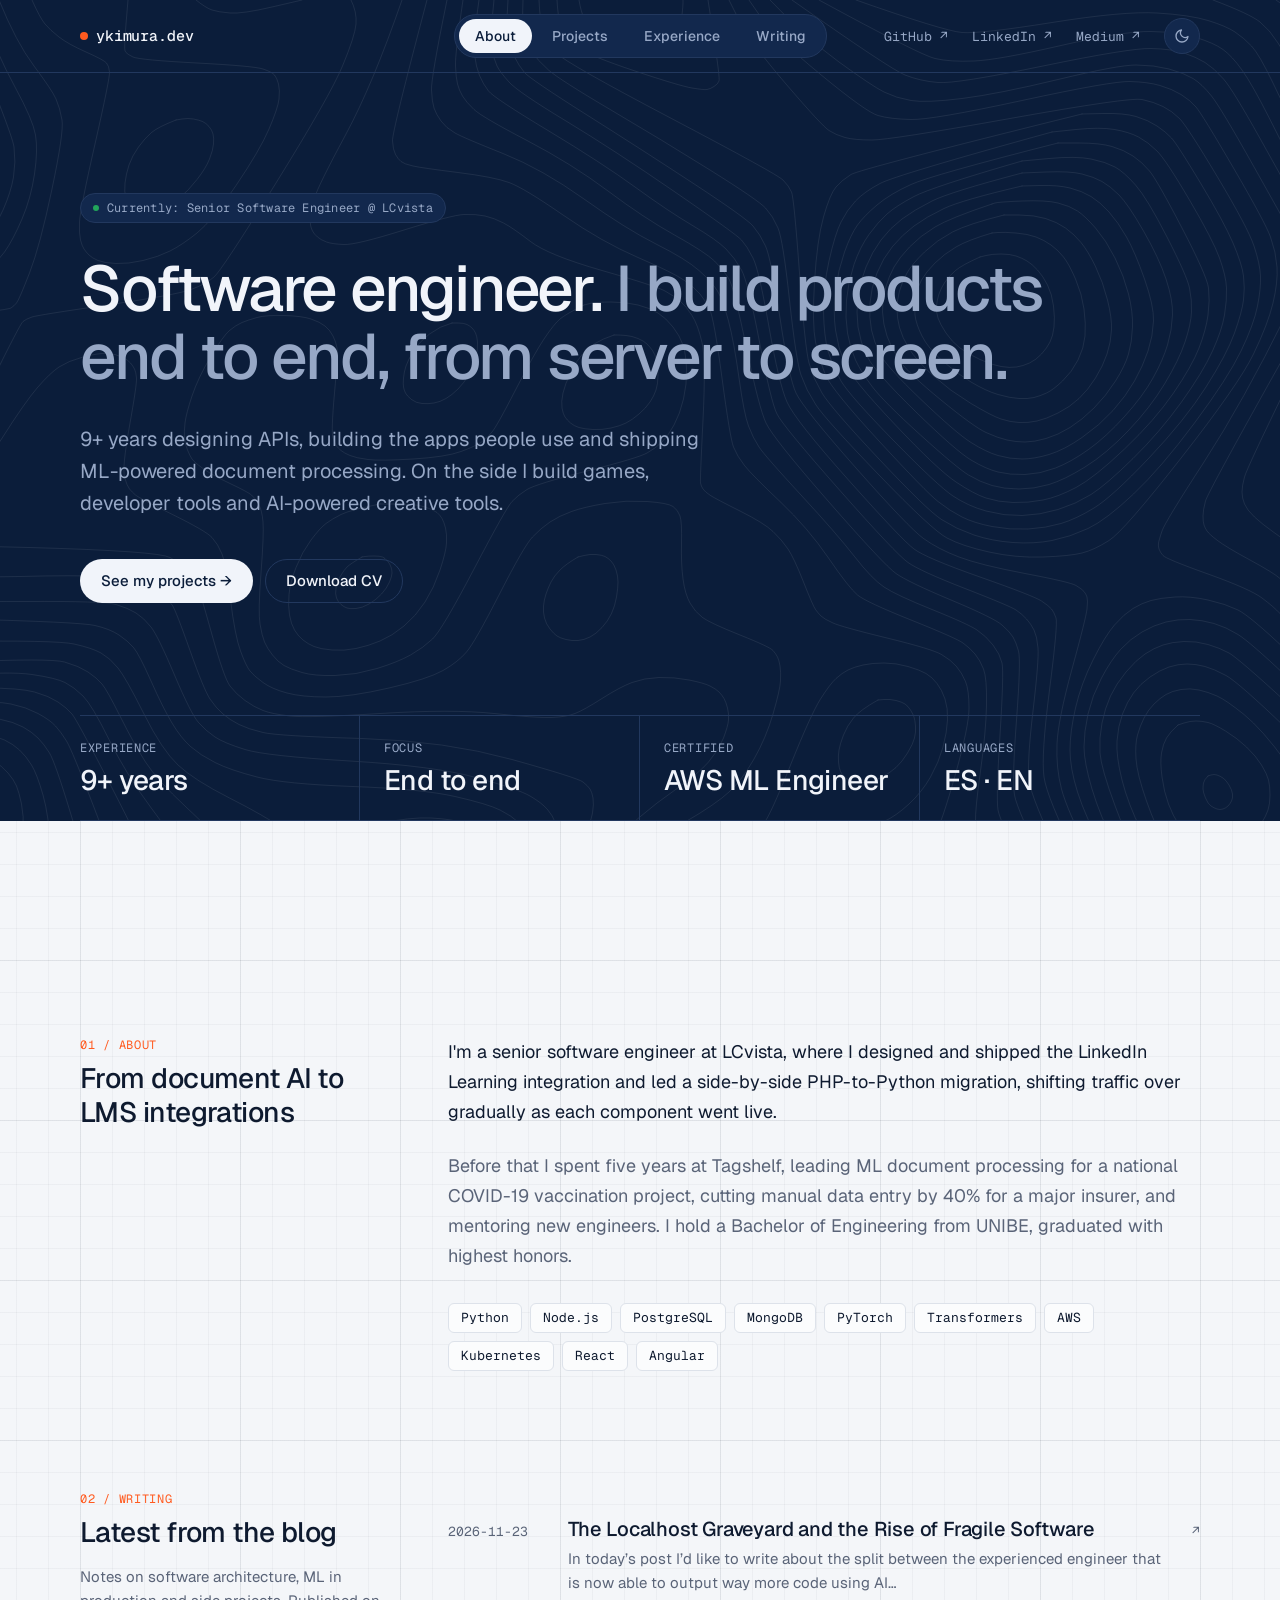
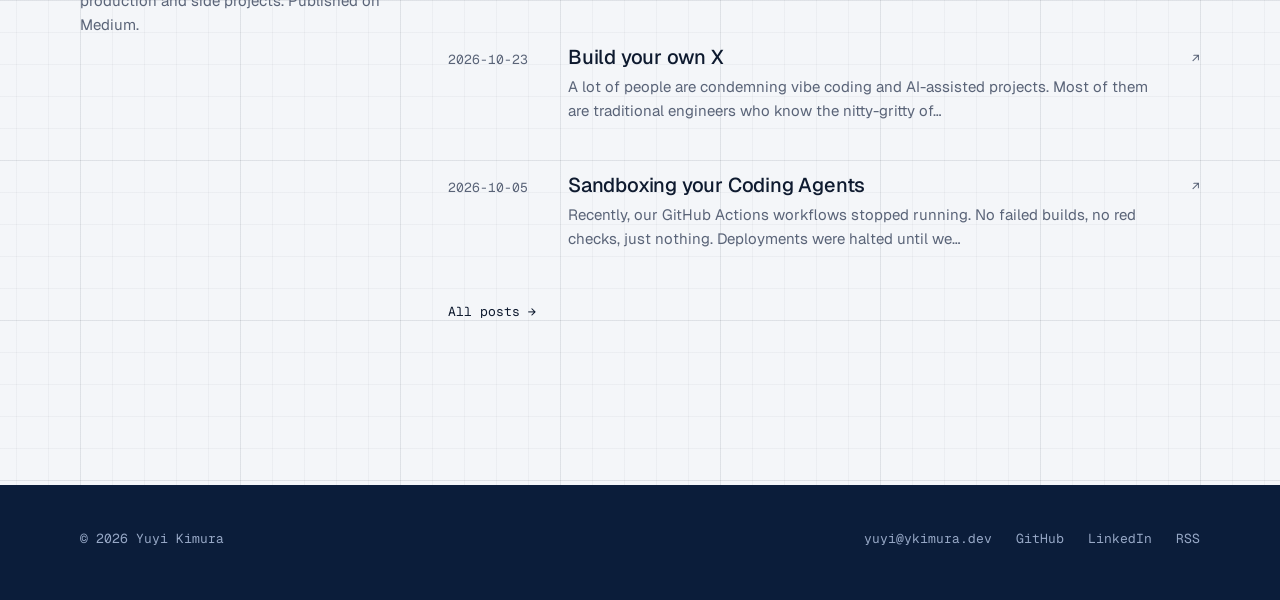
<file: index.html>
<!doctype html>
<html lang="en">
  <head>
    <meta charset="utf-8" />
    <meta name="viewport" content="width=device-width, initial-scale=1" />
    <title>Yuyi Kimura · Software engineer</title>
    <meta
      name="description"
      content="Yuyi Kimura, software engineer. 9+ years designing APIs, building apps and shipping ML-powered document processing."
    />
    <meta property="og:type" content="website" />
    <meta property="og:site_name" content="ykimura.dev" />
    <meta property="og:title" content="Yuyi Kimura · Software engineer" />
    <meta
      property="og:description"
      content="9+ years designing APIs, building apps and shipping ML-powered document processing."
    />
    <meta property="og:url" content="https://ykimura.dev/" />
    <link rel="icon" href="/favicon.svg" type="image/svg+xml" />
    <link rel="preconnect" href="https://fonts.googleapis.com" />
    <link rel="preconnect" href="https://fonts.gstatic.com" crossorigin />
    <link
      rel="stylesheet"
      href="https://fonts.googleapis.com/css2?family=Geist:wght@400;500&family=Geist+Mono:wght@400;500&display=swap"
    />
    <script>
      // Apply the theme chosen with the toggle (theme.js) before first paint; .js shows the toggle.
      document.documentElement.classList.add("js");
      try {
        const theme = localStorage.getItem("theme");
        if (theme === "light" || theme === "dark") document.documentElement.dataset.theme = theme;
      } catch {}
    </script>
    <link rel="stylesheet" href="/style.css" />
    <script src="/theme.js" defer></script>
  </head>
  <body>
    <header class="site-header band band-topo">
      <div class="container navbar">
        <a class="logo" href="/"><span class="dot" aria-hidden="true"></span>ykimura.dev</a>
        <nav aria-label="Main">
          <ul class="tabs">
            <li><a href="/" aria-current="page">About</a></li>
            <li><a href="/projects/">Projects</a></li>
            <li><a href="/experience/">Experience</a></li>
            <li><a href="/writing/">Writing</a></li>
          </ul>
        </nav>
        <div class="nav-end">
          <ul class="socials">
            <li>
              <a class="mono-link" href="https://github.com/ypk46"
                >GitHub <span aria-hidden="true">↗</span></a
              >
            </li>
            <li>
              <a class="mono-link" href="https://www.linkedin.com/in/ypk46/"
                >LinkedIn <span aria-hidden="true">↗</span></a
              >
            </li>
            <li>
              <a class="mono-link" href="https://medium.com/@yuyik46"
                >Medium <span aria-hidden="true">↗</span></a
              >
            </li>
          </ul>
          <button class="theme-toggle" type="button" aria-label="Dark theme" aria-pressed="false">
            <svg class="icon-moon" width="16" height="16" viewBox="0 0 24 24" fill="none" stroke="currentColor" stroke-width="2" stroke-linecap="round" stroke-linejoin="round" aria-hidden="true"><path d="M21 12.8A9 9 0 1 1 11.2 3a7 7 0 0 0 9.8 9.8z"/></svg>
            <svg class="icon-sun" width="16" height="16" viewBox="0 0 24 24" fill="none" stroke="currentColor" stroke-width="2" stroke-linecap="round" aria-hidden="true"><circle cx="12" cy="12" r="4"/><path d="M12 2v2M12 20v2M4.9 4.9l1.4 1.4M17.7 17.7l1.4 1.4M2 12h2M20 12h2M4.9 19.1l1.4-1.4M17.7 6.3l1.4-1.4"/></svg>
          </button>
        </div>
      </div>
      <script>
        // On narrow screens the tabs scroll inside their pill; keep the current one in view.
        for (const tab of document.querySelectorAll(".tabs [aria-current]")) {
          tab.closest(".tabs").scrollLeft =
            tab.offsetLeft + tab.offsetWidth - tab.closest(".tabs").clientWidth + 4;
        }
      </script>
    </header>

    <main>
      <div class="band band-topo band-intro">
        <div class="container">
          <section class="hero">
            <p class="pill">
              <span class="dot dot-live" aria-hidden="true"></span>Currently: Senior Software Engineer @
              LCvista
            </p>
            <h1 class="display">
              Software engineer.
              <span class="muted">I build products end to end, from server to screen.</span>
            </h1>
            <p class="intro">
              9+ years designing APIs, building the apps people use and shipping ML-powered document
              processing. On the side I build games, developer tools and AI-powered creative tools.
            </p>
            <div class="actions">
              <a class="button button-primary" href="/projects/">See my projects →</a>
              <a class="button button-secondary" href="/cv.pdf">Download CV</a>
            </div>
          </section>

          <dl class="stats">
            <div class="stat">
              <dt class="label">Experience</dt>
              <dd>9+ years</dd>
            </div>
            <div class="stat">
              <dt class="label">Focus</dt>
              <dd>End to end</dd>
            </div>
            <div class="stat">
              <dt class="label">Certified</dt>
              <dd>AWS ML Engineer</dd>
            </div>
            <div class="stat">
              <dt class="label">Languages</dt>
              <dd>ES · EN</dd>
            </div>
          </dl>
        </div>
      </div>

      <div class="container">
        <section class="section split" aria-labelledby="about-title">
          <div class="split-label">
            <p class="label label-accent">01 / About</p>
            <h2 class="section-title" id="about-title">From document AI to LMS integrations</h2>
          </div>
          <div class="about-body">
            <p>
              I'm a senior software engineer at LCvista, where I designed and shipped the LinkedIn
              Learning integration and led a side-by-side PHP-to-Python migration, shifting traffic
              over gradually as each component went live.
            </p>
            <p class="muted">
              Before that I spent five years at Tagshelf, leading ML document processing for a
              national COVID-19 vaccination project, cutting manual data entry by 40% for a major
              insurer, and mentoring new engineers. I hold a Bachelor of Engineering from UNIBE,
              graduated with highest honors.
            </p>
            <ul class="tags tags-stack" aria-label="Stack">
              <li>Python</li>
              <li>Node.js</li>
              <li>PostgreSQL</li>
              <li>MongoDB</li>
              <li>PyTorch</li>
              <li>Transformers</li>
              <li>AWS</li>
              <li>Kubernetes</li>
              <li>React</li>
              <li>Angular</li>
            </ul>
          </div>
        </section>

        <section class="section split" aria-labelledby="writing-title">
          <div class="split-label">
            <p class="label label-accent">02 / Writing</p>
            <h2 class="section-title" id="writing-title">Latest from the blog</h2>
            <p class="blurb">
              Notes on software architecture, ML in production and side projects. Published on Medium.
            </p>
          </div>
          <div class="posts-plain">
            <!-- Generated by scripts/medium.py; edits between these markers are overwritten. -->
            <!-- medium:start -->
            <ul class="posts">
              <li>
                <a class="post-row" href="https://medium.reversepitch.io/the-localhost-graveyard-and-the-rise-of-fragile-software-ab556cfaa099">
                  <time class="post-date" datetime="2026-11-23">2026-11-23</time>
                  <span class="post-body">
                    <span class="post-title">The Localhost Graveyard and the Rise of Fragile Software</span>
                    <span class="post-summary">In today’s post I’d like to write about the split between the experienced engineer that is now able to output way more code using AI…</span>
                  </span>
                  <span class="post-arrow" aria-hidden="true">↗</span>
                </a>
              </li>
              <li>
                <a class="post-row" href="https://medium.reversepitch.io/build-your-own-x-ac8075742ecf">
                  <time class="post-date" datetime="2026-10-23">2026-10-23</time>
                  <span class="post-body">
                    <span class="post-title">Build your own X</span>
                    <span class="post-summary">A lot of people are condemning vibe coding and AI-assisted projects. Most of them are traditional engineers who know the nitty-gritty of…</span>
                  </span>
                  <span class="post-arrow" aria-hidden="true">↗</span>
                </a>
              </li>
              <li>
                <a class="post-row" href="https://medium.reversepitch.io/sandboxing-your-coding-agents-d793b4cce504">
                  <time class="post-date" datetime="2026-10-05">2026-10-05</time>
                  <span class="post-body">
                    <span class="post-title">Sandboxing your Coding Agents</span>
                    <span class="post-summary">Recently, our GitHub Actions workflows stopped running. No failed builds, no red checks, just nothing. Deployments were halted until we…</span>
                  </span>
                  <span class="post-arrow" aria-hidden="true">↗</span>
                </a>
              </li>
            </ul>
            <!-- medium:end -->
            <a class="posts-more mono-link mono-link-ink" href="/writing/">All posts →</a>
          </div>
        </section>
      </div>
    </main>

    <div class="band band-footer">
      <footer class="container site-footer">
        <p class="mono-link">© 2026 Yuyi Kimura</p>
        <ul class="footer-links">
          <li><a class="mono-link" href="mailto:yuyi@ykimura.dev">yuyi@ykimura.dev</a></li>
          <li><a class="mono-link" href="https://github.com/ypk46">GitHub</a></li>
          <li><a class="mono-link" href="https://www.linkedin.com/in/ypk46/">LinkedIn</a></li>
          <li><a class="mono-link" href="https://medium.com/feed/@yuyik46">RSS</a></li>
        </ul>
      </footer>
    </div>
  </body>
</html>
</file>
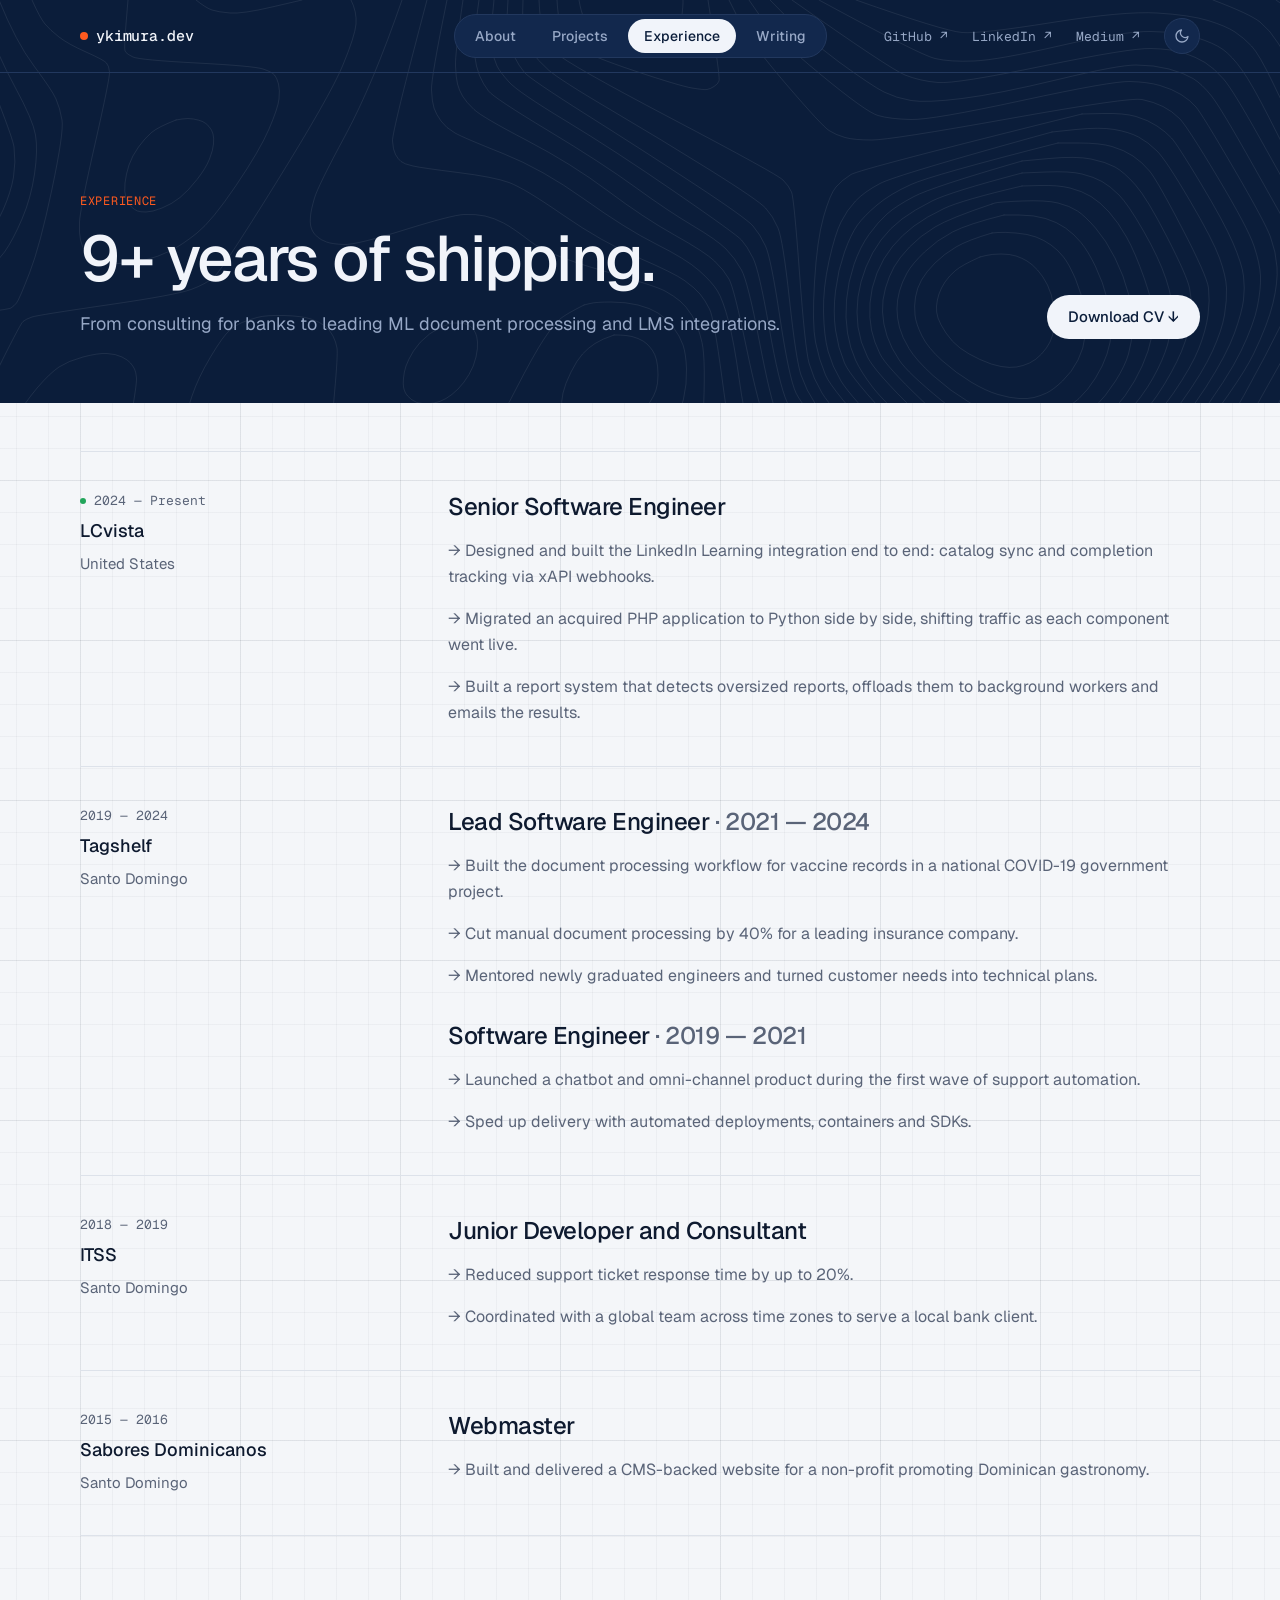
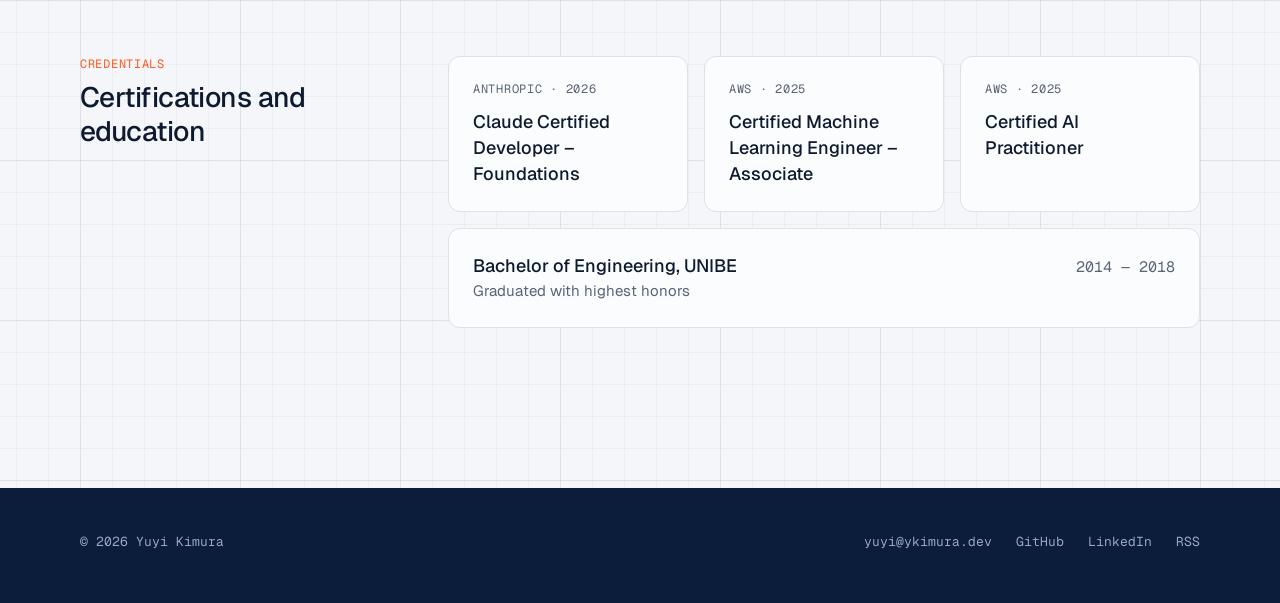
<file: experience/index.html>
<!doctype html>
<html lang="en">
  <head>
    <meta charset="utf-8" />
    <meta name="viewport" content="width=device-width, initial-scale=1" />
    <title>Experience · Yuyi Kimura</title>
    <meta
      name="description"
      content="Yuyi Kimura's experience: from consulting for banks to leading ML document processing and LMS integrations."
    />
    <meta property="og:type" content="website" />
    <meta property="og:site_name" content="ykimura.dev" />
    <meta property="og:title" content="Experience · Yuyi Kimura" />
    <meta
      property="og:description"
      content="9+ years of shipping: from consulting for banks to leading ML document processing and LMS integrations."
    />
    <meta property="og:url" content="https://ykimura.dev/experience/" />
    <link rel="icon" href="/favicon.svg" type="image/svg+xml" />
    <link rel="preconnect" href="https://fonts.googleapis.com" />
    <link rel="preconnect" href="https://fonts.gstatic.com" crossorigin />
    <link
      rel="stylesheet"
      href="https://fonts.googleapis.com/css2?family=Geist:wght@400;500&family=Geist+Mono:wght@400;500&display=swap"
    />
    <script>
      // Apply the theme chosen with the toggle (theme.js) before first paint; .js shows the toggle.
      document.documentElement.classList.add("js");
      try {
        const theme = localStorage.getItem("theme");
        if (theme === "light" || theme === "dark") document.documentElement.dataset.theme = theme;
      } catch {}
    </script>
    <link rel="stylesheet" href="/style.css" />
    <script src="/theme.js" defer></script>
  </head>
  <body>
    <header class="site-header band band-topo">
      <div class="container navbar">
        <a class="logo" href="/"><span class="dot" aria-hidden="true"></span>ykimura.dev</a>
        <nav aria-label="Main">
          <ul class="tabs">
            <li><a href="/">About</a></li>
            <li><a href="/projects/">Projects</a></li>
            <li><a href="/experience/" aria-current="page">Experience</a></li>
            <li><a href="/writing/">Writing</a></li>
          </ul>
        </nav>
        <div class="nav-end">
          <ul class="socials">
            <li><a class="mono-link" href="https://github.com/ypk46">GitHub <span aria-hidden="true">↗</span></a></li>
            <li><a class="mono-link" href="https://www.linkedin.com/in/ypk46/">LinkedIn <span aria-hidden="true">↗</span></a></li>
            <li><a class="mono-link" href="https://medium.com/@yuyik46">Medium <span aria-hidden="true">↗</span></a></li>
          </ul>
          <button class="theme-toggle" type="button" aria-label="Dark theme" aria-pressed="false">
            <svg class="icon-moon" width="16" height="16" viewBox="0 0 24 24" fill="none" stroke="currentColor" stroke-width="2" stroke-linecap="round" stroke-linejoin="round" aria-hidden="true"><path d="M21 12.8A9 9 0 1 1 11.2 3a7 7 0 0 0 9.8 9.8z"/></svg>
            <svg class="icon-sun" width="16" height="16" viewBox="0 0 24 24" fill="none" stroke="currentColor" stroke-width="2" stroke-linecap="round" aria-hidden="true"><circle cx="12" cy="12" r="4"/><path d="M12 2v2M12 20v2M4.9 4.9l1.4 1.4M17.7 17.7l1.4 1.4M2 12h2M20 12h2M4.9 19.1l1.4-1.4M17.7 6.3l1.4-1.4"/></svg>
          </button>
        </div>
      </div>
      <script>
        // On narrow screens the tabs scroll inside their pill; keep the current one in view.
        for (const tab of document.querySelectorAll(".tabs [aria-current]")) {
          tab.closest(".tabs").scrollLeft = tab.offsetLeft + tab.offsetWidth - tab.closest(".tabs").clientWidth + 4;
        }
      </script>
    </header>

    <main>
      <div class="band band-topo band-intro">
        <div class="container">
          <header class="page-header">
            <div class="page-header-text">
              <p class="label label-accent">Experience</p>
              <h1 class="display">9+ years of shipping.</h1>
              <p class="lead">From consulting for banks to leading ML document processing and LMS integrations.</p>
            </div>
            <a class="button button-primary" href="/cv.pdf">Download CV ↓</a>
          </header>
        </div>
      </div>

      <div class="container page-body-tight">
        <ol class="timeline">
          <li>
            <article class="role split">
              <div class="role-meta">
                <p class="role-dates">
                  <span class="dot dot-live" aria-hidden="true"></span>
                  <span><time datetime="2024">2024</time> — Present</span>
                </p>
                <h2 class="role-company">LCvista</h2>
                <p class="role-location">United States</p>
              </div>
              <div class="role-body">
                <h3 class="role-title">Senior Software Engineer</h3>
                <ul class="highlights">
                  <li>
                    Designed and built the LinkedIn Learning integration end to end: catalog sync and completion
                    tracking via xAPI webhooks.
                  </li>
                  <li>
                    Migrated an acquired PHP application to Python side by side, shifting traffic as each component
                    went live.
                  </li>
                  <li>
                    Built a report system that detects oversized reports, offloads them to background workers and
                    emails the results.
                  </li>
                </ul>
              </div>
            </article>
          </li>

          <li>
            <article class="role split">
              <div class="role-meta">
                <p class="role-dates"><span><time datetime="2019">2019</time> — <time datetime="2024">2024</time></span></p>
                <h2 class="role-company">Tagshelf</h2>
                <p class="role-location">Santo Domingo</p>
              </div>
              <div class="role-body">
                <h3 class="role-title">
                  Lead Software Engineer
                  <span class="muted">· <time datetime="2021">2021</time> — <time datetime="2024">2024</time></span>
                </h3>
                <ul class="highlights">
                  <li>
                    Built the document processing workflow for vaccine records in a national COVID-19 government
                    project.
                  </li>
                  <li>Cut manual document processing by 40% for a leading insurance company.</li>
                  <li>Mentored newly graduated engineers and turned customer needs into technical plans.</li>
                </ul>
                <h3 class="role-title">
                  Software Engineer
                  <span class="muted">· <time datetime="2019">2019</time> — <time datetime="2021">2021</time></span>
                </h3>
                <ul class="highlights">
                  <li>Launched a chatbot and omni-channel product during the first wave of support automation.</li>
                  <li>Sped up delivery with automated deployments, containers and SDKs.</li>
                </ul>
              </div>
            </article>
          </li>

          <li>
            <article class="role split">
              <div class="role-meta">
                <p class="role-dates"><span><time datetime="2018">2018</time> — <time datetime="2019">2019</time></span></p>
                <h2 class="role-company">ITSS</h2>
                <p class="role-location">Santo Domingo</p>
              </div>
              <div class="role-body">
                <h3 class="role-title">Junior Developer and Consultant</h3>
                <ul class="highlights">
                  <li>Reduced support ticket response time by up to 20%.</li>
                  <li>Coordinated with a global team across time zones to serve a local bank client.</li>
                </ul>
              </div>
            </article>
          </li>

          <li>
            <article class="role split">
              <div class="role-meta">
                <p class="role-dates"><span><time datetime="2015">2015</time> — <time datetime="2016">2016</time></span></p>
                <h2 class="role-company">Sabores Dominicanos</h2>
                <p class="role-location">Santo Domingo</p>
              </div>
              <div class="role-body">
                <h3 class="role-title">Webmaster</h3>
                <ul class="highlights">
                  <li>Built and delivered a CMS-backed website for a non-profit promoting Dominican gastronomy.</li>
                </ul>
              </div>
            </article>
          </li>
        </ol>

        <section class="section split" aria-labelledby="credentials-title">
          <div class="split-label">
            <p class="label label-accent">Credentials</p>
            <h2 class="section-title" id="credentials-title">Certifications and education</h2>
          </div>
          <div class="cards">
            <ul class="cert-grid">
              <li class="card cert">
                <p class="label">Anthropic · <time datetime="2026">2026</time></p>
                <h3>Claude Certified Developer – Foundations</h3>
              </li>
              <li class="card cert">
                <p class="label">AWS · <time datetime="2025">2025</time></p>
                <h3>Certified Machine Learning Engineer – Associate</h3>
              </li>
              <li class="card cert">
                <p class="label">AWS · <time datetime="2025">2025</time></p>
                <h3>Certified AI Practitioner</h3>
              </li>
            </ul>
            <div class="card education">
              <div>
                <h3>Bachelor of Engineering, UNIBE</h3>
                <p>Graduated with highest honors</p>
              </div>
              <p class="mono-link"><time datetime="2014">2014</time> — <time datetime="2018">2018</time></p>
            </div>
          </div>
        </section>
      </div>
    </main>

    <div class="band band-footer">
      <footer class="container site-footer">
        <p class="mono-link">© 2026 Yuyi Kimura</p>
        <ul class="footer-links">
          <li><a class="mono-link" href="mailto:yuyi@ykimura.dev">yuyi@ykimura.dev</a></li>
          <li><a class="mono-link" href="https://github.com/ypk46">GitHub</a></li>
          <li><a class="mono-link" href="https://www.linkedin.com/in/ypk46/">LinkedIn</a></li>
          <li><a class="mono-link" href="https://medium.com/feed/@yuyik46">RSS</a></li>
        </ul>
      </footer>
    </div>
  </body>
</html>
</file>
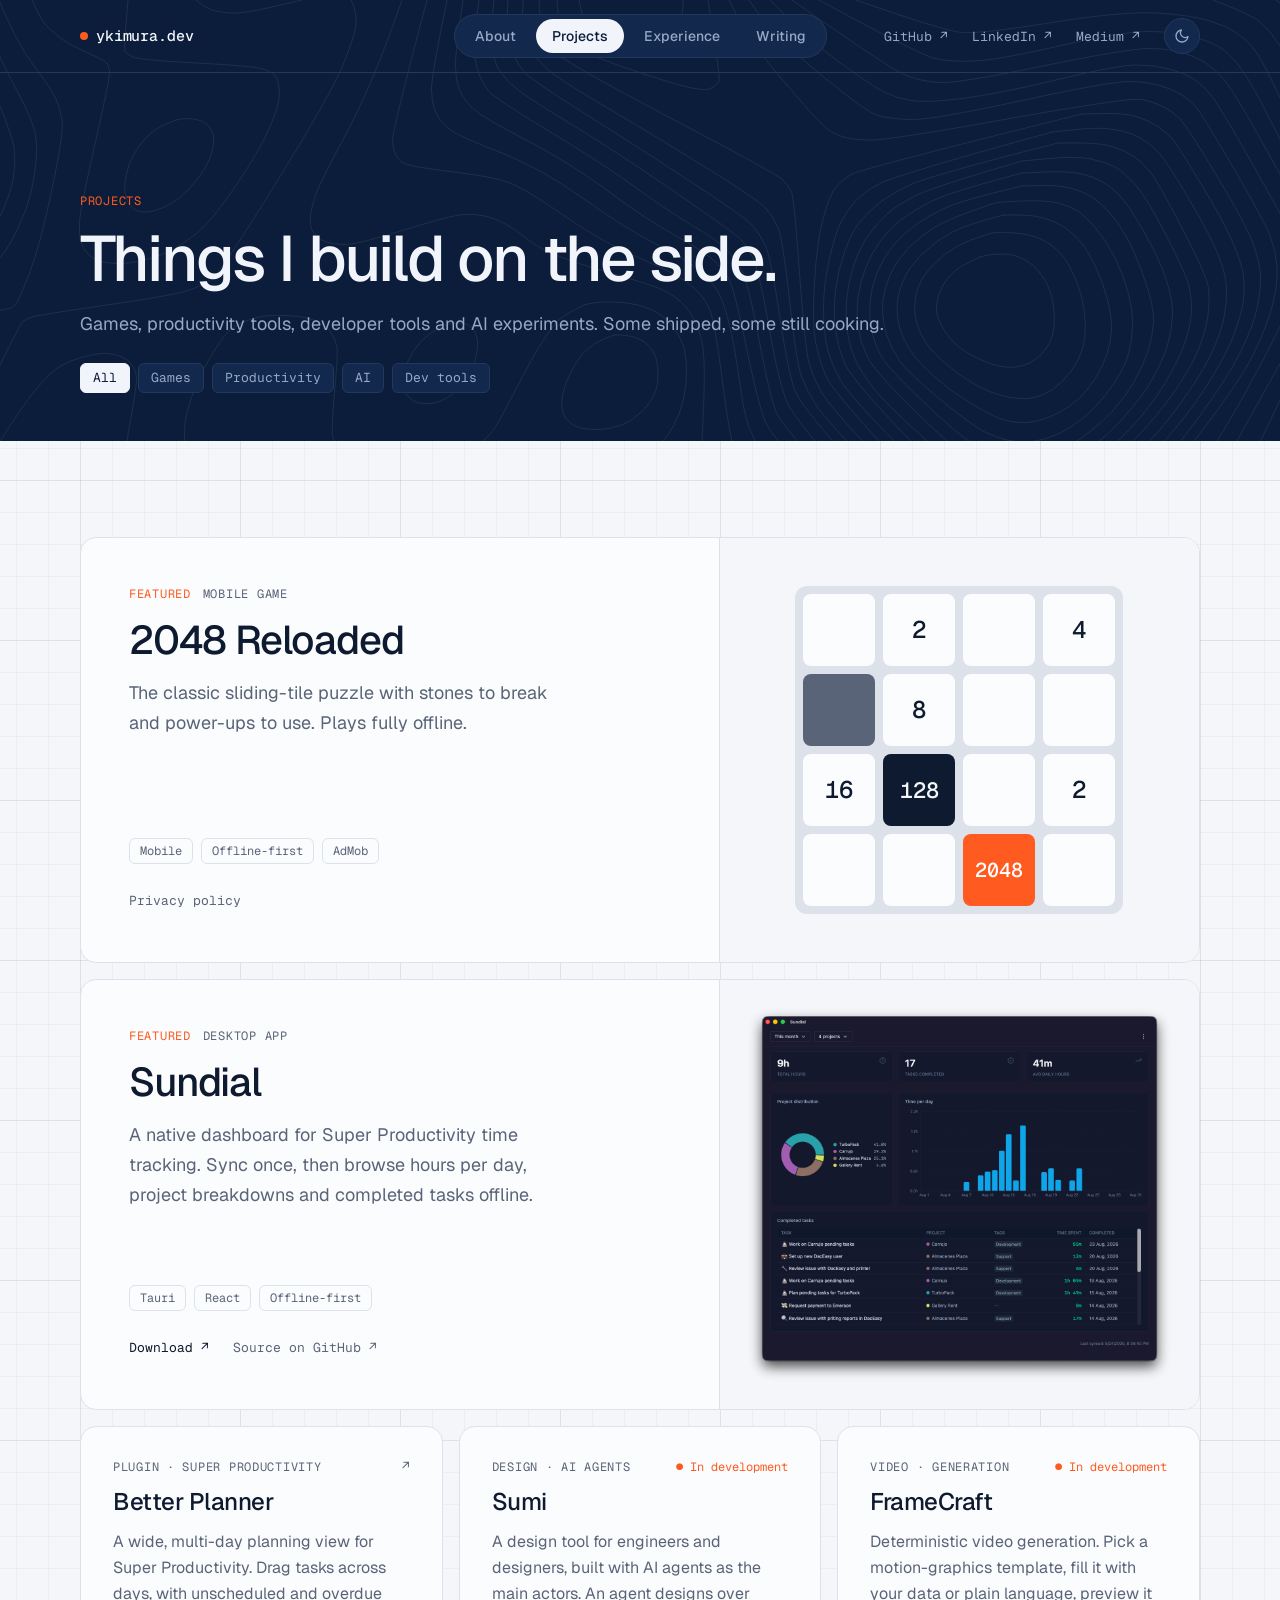
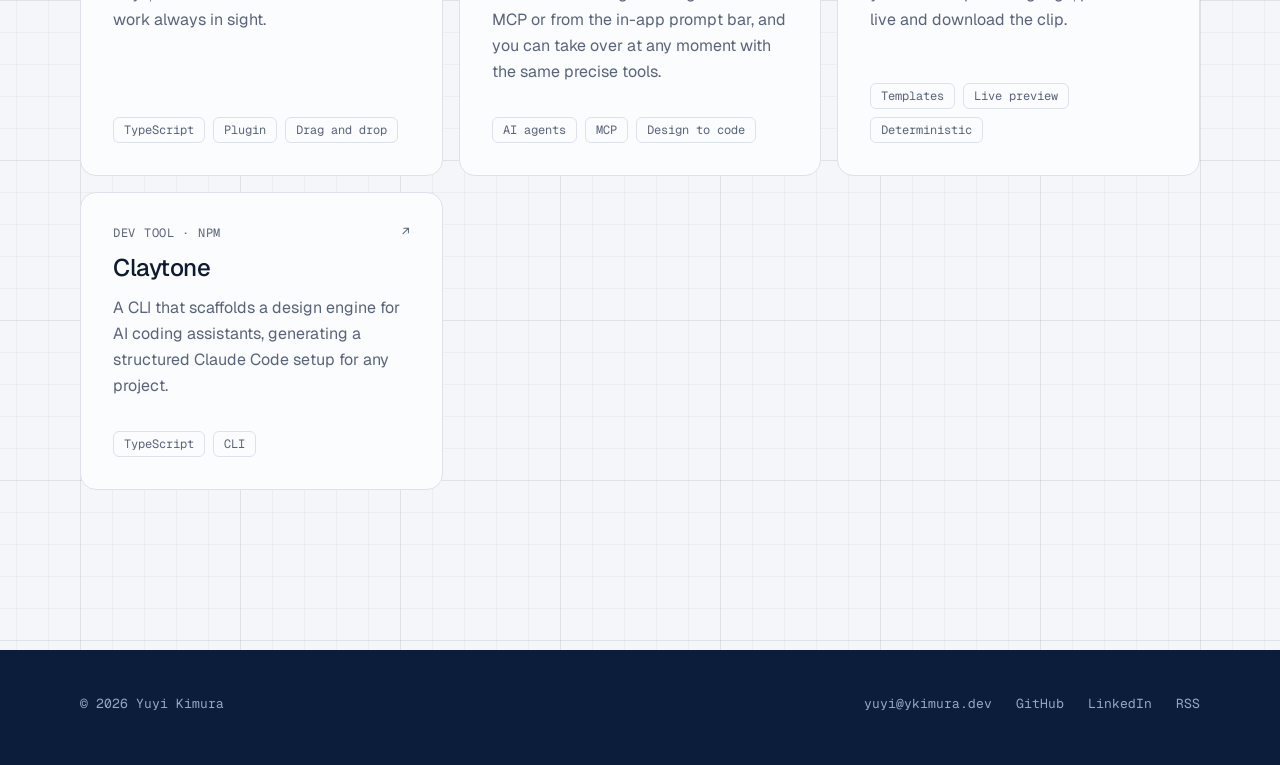
<file: projects/index.html>
<!doctype html>
<html lang="en">
  <head>
    <meta charset="utf-8" />
    <meta name="viewport" content="width=device-width, initial-scale=1" />
    <title>Projects · Yuyi Kimura</title>
    <meta
      name="description"
      content="Games, productivity tools, developer tools and AI experiments by Yuyi Kimura: 2048 Reloaded, Sundial, Better Planner, Sumi, FrameCraft and Claytone."
    />
    <meta property="og:type" content="website" />
    <meta property="og:site_name" content="ykimura.dev" />
    <meta property="og:title" content="Projects · Yuyi Kimura" />
    <meta
      property="og:description"
      content="Games, productivity tools, developer tools and AI experiments. Some shipped, some still cooking."
    />
    <meta property="og:url" content="https://ykimura.dev/projects/" />
    <link rel="icon" href="/favicon.svg" type="image/svg+xml" />
    <link rel="preconnect" href="https://fonts.googleapis.com" />
    <link rel="preconnect" href="https://fonts.gstatic.com" crossorigin />
    <link
      rel="stylesheet"
      href="https://fonts.googleapis.com/css2?family=Geist:wght@400;500&family=Geist+Mono:wght@400;500&display=swap"
    />
    <script>
      // Apply the theme chosen with the toggle (theme.js) before first paint; .js shows the toggle.
      document.documentElement.classList.add("js");
      try {
        const theme = localStorage.getItem("theme");
        if (theme === "light" || theme === "dark") document.documentElement.dataset.theme = theme;
      } catch {}
    </script>
    <link rel="stylesheet" href="/style.css" />
    <script src="/theme.js" defer></script>
    <script src="/projects/projects.js" defer></script>
  </head>
  <body>
    <header class="site-header band band-topo">
      <div class="container navbar">
        <a class="logo" href="/"><span class="dot" aria-hidden="true"></span>ykimura.dev</a>
        <nav aria-label="Main">
          <ul class="tabs">
            <li><a href="/">About</a></li>
            <li><a href="/projects/" aria-current="page">Projects</a></li>
            <li><a href="/experience/">Experience</a></li>
            <li><a href="/writing/">Writing</a></li>
          </ul>
        </nav>
        <div class="nav-end">
          <ul class="socials">
            <li>
              <a class="mono-link" href="https://github.com/ypk46"
                >GitHub <span aria-hidden="true">↗</span></a
              >
            </li>
            <li>
              <a class="mono-link" href="https://www.linkedin.com/in/ypk46/"
                >LinkedIn <span aria-hidden="true">↗</span></a
              >
            </li>
            <li>
              <a class="mono-link" href="https://medium.com/@yuyik46"
                >Medium <span aria-hidden="true">↗</span></a
              >
            </li>
          </ul>
          <button class="theme-toggle" type="button" aria-label="Dark theme" aria-pressed="false">
            <svg
              class="icon-moon"
              width="16"
              height="16"
              viewBox="0 0 24 24"
              fill="none"
              stroke="currentColor"
              stroke-width="2"
              stroke-linecap="round"
              stroke-linejoin="round"
              aria-hidden="true"
            >
              <path d="M21 12.8A9 9 0 1 1 11.2 3a7 7 0 0 0 9.8 9.8z" />
            </svg>
            <svg
              class="icon-sun"
              width="16"
              height="16"
              viewBox="0 0 24 24"
              fill="none"
              stroke="currentColor"
              stroke-width="2"
              stroke-linecap="round"
              aria-hidden="true"
            >
              <circle cx="12" cy="12" r="4" />
              <path
                d="M12 2v2M12 20v2M4.9 4.9l1.4 1.4M17.7 17.7l1.4 1.4M2 12h2M20 12h2M4.9 19.1l1.4-1.4M17.7 6.3l1.4-1.4"
              />
            </svg>
          </button>
        </div>
      </div>
      <script>
        // On narrow screens the tabs scroll inside their pill; keep the current one in view.
        for (const tab of document.querySelectorAll(".tabs [aria-current]")) {
          tab.closest(".tabs").scrollLeft =
            tab.offsetLeft + tab.offsetWidth - tab.closest(".tabs").clientWidth + 4;
        }
      </script>
    </header>

    <main>
      <div class="band band-topo band-intro">
        <div class="container">
          <header class="page-header page-header-tight">
            <div class="page-header-text">
              <p class="label label-accent">Projects</p>
              <h1 class="display">Things I build on the side.</h1>
              <p class="lead">
                Games, productivity tools, developer tools and AI experiments. Some shipped, some
                still cooking.
              </p>
            </div>
            <!-- Shown by projects.js; without JavaScript every project is listed. -->
            <div class="filters" role="group" aria-label="Filter projects" hidden>
              <button type="button" data-filter="all" aria-pressed="true">All</button>
              <button type="button" data-filter="games" aria-pressed="false">Games</button>
              <button type="button" data-filter="productivity" aria-pressed="false">
                Productivity
              </button>
              <button type="button" data-filter="ai" aria-pressed="false">AI</button>
              <button type="button" data-filter="dev-tools" aria-pressed="false">Dev tools</button>
            </div>
          </header>
        </div>
      </div>

      <div class="container page-body">
        <div class="project-grid">
          <article class="card project-card featured" data-category="games">
            <div class="featured-body">
              <div class="project-head">
                <p class="project-meta label">
                  <span class="label-accent">Featured</span><span>Mobile game</span>
                </p>
                <h2>2048 Reloaded</h2>
                <p class="featured-desc">
                  The classic sliding-tile puzzle with stones to break and power-ups to use. Plays
                  fully offline.
                </p>
              </div>
              <div class="featured-foot">
                <ul class="tags" aria-label="Tags">
                  <li>Mobile</li>
                  <li>Offline-first</li>
                  <li>AdMob</li>
                </ul>
                <p class="featured-links">
                  <!-- TODO: add the store link once 2048 Reloaded is live:
                  <a class="mono-link mono-link-ink" href="STORE_URL">Get the app <span aria-hidden="true">↗</span></a> -->
                  <a class="mono-link" href="/games/privacy/">Privacy policy</a>
                </p>
              </div>
            </div>
            <div class="featured-visual" aria-hidden="true">
              <div class="board">
                <span></span><span>2</span><span></span><span>4</span> <span class="stone"></span
                ><span>8</span><span></span><span></span> <span>16</span
                ><span class="t128">128</span><span></span><span>2</span> <span></span><span></span
                ><span class="t2048">2048</span><span></span>
              </div>
            </div>
          </article>

          <article class="card project-card featured" data-category="productivity">
            <div class="featured-body">
              <div class="project-head">
                <p class="project-meta label">
                  <span class="label-accent">Featured</span><span>Desktop app</span>
                </p>
                <h2>Sundial</h2>
                <p class="featured-desc">
                  A native dashboard for Super Productivity time tracking. Sync once, then browse
                  hours per day, project breakdowns and completed tasks offline.
                </p>
              </div>
              <div class="featured-foot">
                <ul class="tags" aria-label="Tags">
                  <li>Tauri</li>
                  <li>React</li>
                  <li>Offline-first</li>
                </ul>
                <p class="featured-links">
                  <a
                    class="mono-link mono-link-ink"
                    href="https://github.com/ypk46/sp-sundial/releases/latest"
                    >Download <span aria-hidden="true">↗</span></a
                  >
                  <a class="mono-link" href="https://github.com/ypk46/sp-sundial"
                    >Source on GitHub <span aria-hidden="true">↗</span></a
                  >
                </p>
              </div>
            </div>
            <div class="featured-visual featured-shot">
              <img
                src="/projects/sundial.png"
                width="1312"
                height="1160"
                loading="lazy"
                alt="Sundial dashboard showing total hours, a project distribution donut chart, a time-per-day bar chart and a list of completed tasks"
              />
            </div>
          </article>

          <article class="card project-card" data-category="productivity">
            <div class="project-head">
              <p class="project-meta">
                <span class="label">Plugin · Super Productivity</span>
                <span class="mono-link" aria-hidden="true">↗</span>
              </p>
              <h2>
                <a class="card-link" href="https://github.com/ypk46/sp-better-planner"
                  >Better Planner</a
                >
              </h2>
              <p>
                A wide, multi-day planning view for Super Productivity. Drag tasks across days, with
                unscheduled and overdue work always in sight.
              </p>
            </div>
            <ul class="tags" aria-label="Tags">
              <li>TypeScript</li>
              <li>Plugin</li>
              <li>Drag and drop</li>
            </ul>
          </article>

          <article class="card project-card" data-category="ai">
            <div class="project-head">
              <p class="project-meta">
                <span class="label">Design · AI agents</span>
                <span class="status"><span aria-hidden="true">● </span>In development</span>
              </p>
              <h2>Sumi</h2>
              <p>
                A design tool for engineers and designers, built with AI agents as the main actors.
                An agent designs over MCP or from the in-app prompt bar, and you can take over at
                any moment with the same precise tools.
              </p>
            </div>
            <ul class="tags" aria-label="Tags">
              <li>AI agents</li>
              <li>MCP</li>
              <li>Design to code</li>
            </ul>
          </article>

          <article class="card project-card" data-category="ai">
            <div class="project-head">
              <p class="project-meta">
                <span class="label">Video · Generation</span>
                <span class="status"><span aria-hidden="true">● </span>In development</span>
              </p>
              <h2>FrameCraft</h2>
              <p>
                Deterministic video generation. Pick a motion-graphics template, fill it with your
                data or plain language, preview it live and download the clip.
              </p>
            </div>
            <ul class="tags" aria-label="Tags">
              <li>Templates</li>
              <li>Live preview</li>
              <li>Deterministic</li>
            </ul>
          </article>

          <article class="card project-card" data-category="dev-tools">
            <div class="project-head">
              <p class="project-meta">
                <span class="label">Dev tool · npm</span>
                <span class="mono-link" aria-hidden="true">↗</span>
              </p>
              <h2>
                <a class="card-link" href="https://www.npmjs.com/package/claytone">Claytone</a>
              </h2>
              <p>
                A CLI that scaffolds a design engine for AI coding assistants, generating a
                structured Claude Code setup for any project.
              </p>
            </div>
            <ul class="tags" aria-label="Tags">
              <li>TypeScript</li>
              <li>CLI</li>
            </ul>
          </article>
        </div>
      </div>
    </main>

    <div class="band band-footer">
      <footer class="container site-footer">
        <p class="mono-link">© 2026 Yuyi Kimura</p>
        <ul class="footer-links">
          <li><a class="mono-link" href="mailto:yuyi@ykimura.dev">yuyi@ykimura.dev</a></li>
          <li><a class="mono-link" href="https://github.com/ypk46">GitHub</a></li>
          <li><a class="mono-link" href="https://www.linkedin.com/in/ypk46/">LinkedIn</a></li>
          <li><a class="mono-link" href="https://medium.com/feed/@yuyik46">RSS</a></li>
        </ul>
      </footer>
    </div>
  </body>
</html>
</file>
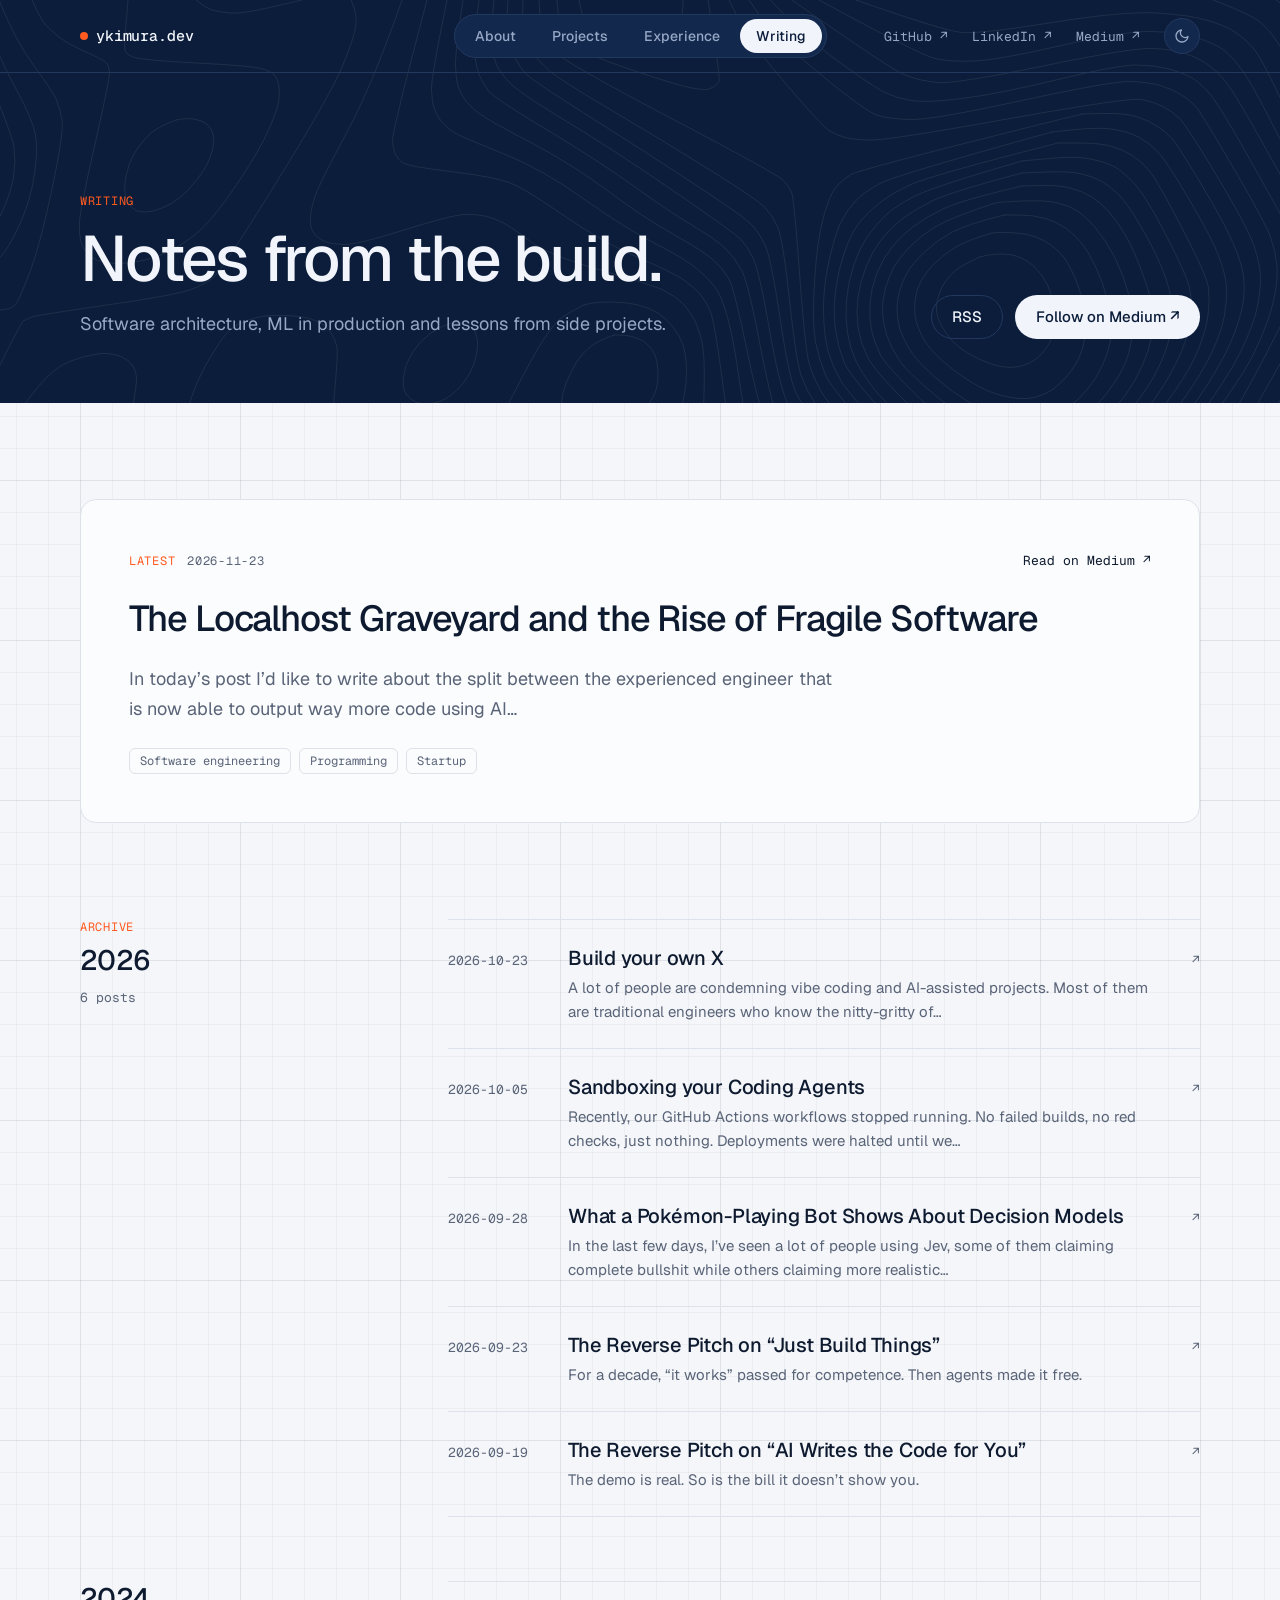
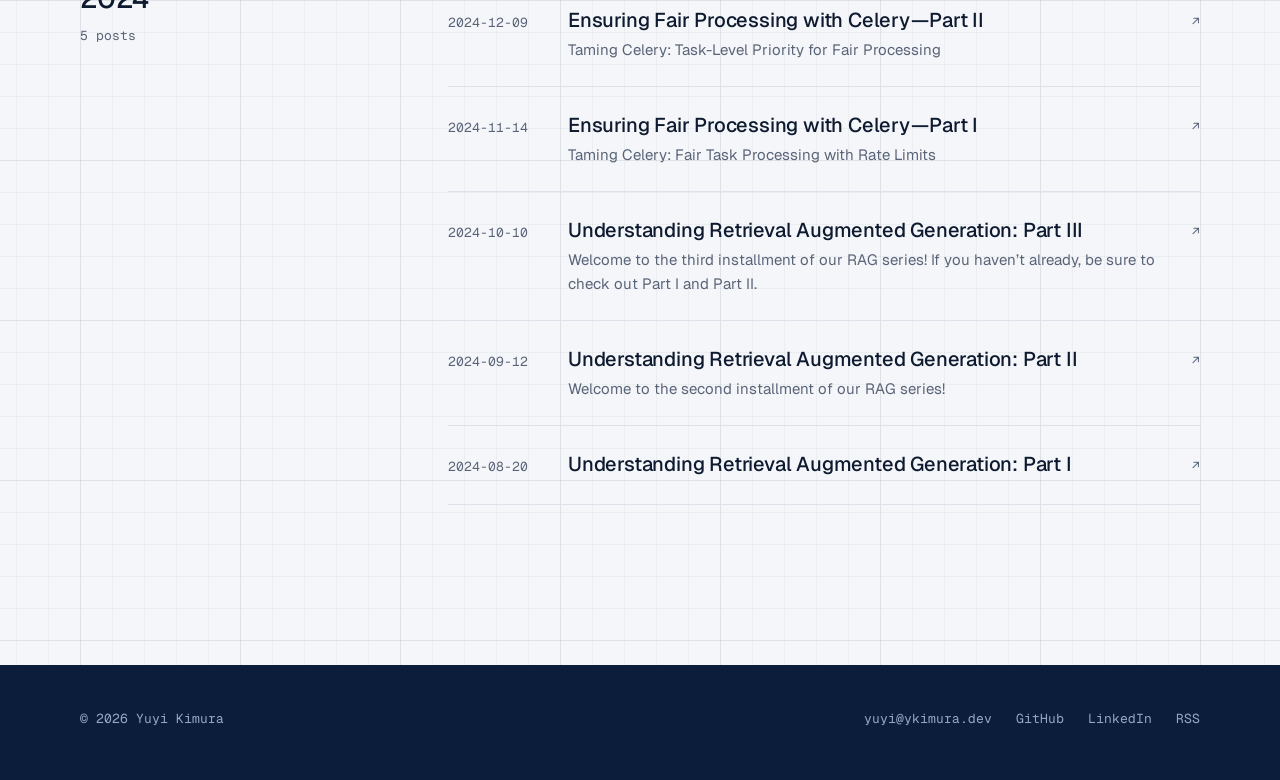
<file: writing/index.html>
<!doctype html>
<html lang="en">
  <head>
    <meta charset="utf-8" />
    <meta name="viewport" content="width=device-width, initial-scale=1" />
    <title>Writing · Yuyi Kimura</title>
    <meta
      name="description"
      content="Notes from the build: software architecture, ML in production and lessons from side projects, by Yuyi Kimura."
    />
    <meta property="og:type" content="website" />
    <meta property="og:site_name" content="ykimura.dev" />
    <meta property="og:title" content="Writing · Yuyi Kimura" />
    <meta property="og:description" content="Software architecture, ML in production and lessons from side projects." />
    <meta property="og:url" content="https://ykimura.dev/writing/" />
    <link rel="icon" href="/favicon.svg" type="image/svg+xml" />
    <link rel="alternate" type="application/rss+xml" title="Yuyi Kimura on Medium" href="https://medium.com/feed/@yuyik46" />
    <link rel="preconnect" href="https://fonts.googleapis.com" />
    <link rel="preconnect" href="https://fonts.gstatic.com" crossorigin />
    <link
      rel="stylesheet"
      href="https://fonts.googleapis.com/css2?family=Geist:wght@400;500&family=Geist+Mono:wght@400;500&display=swap"
    />
    <script>
      // Apply the theme chosen with the toggle (theme.js) before first paint; .js shows the toggle.
      document.documentElement.classList.add("js");
      try {
        const theme = localStorage.getItem("theme");
        if (theme === "light" || theme === "dark") document.documentElement.dataset.theme = theme;
      } catch {}
    </script>
    <link rel="stylesheet" href="/style.css" />
    <script src="/theme.js" defer></script>
  </head>
  <body>
    <header class="site-header band band-topo">
      <div class="container navbar">
        <a class="logo" href="/"><span class="dot" aria-hidden="true"></span>ykimura.dev</a>
        <nav aria-label="Main">
          <ul class="tabs">
            <li><a href="/">About</a></li>
            <li><a href="/projects/">Projects</a></li>
            <li><a href="/experience/">Experience</a></li>
            <li><a href="/writing/" aria-current="page">Writing</a></li>
          </ul>
        </nav>
        <div class="nav-end">
          <ul class="socials">
            <li><a class="mono-link" href="https://github.com/ypk46">GitHub <span aria-hidden="true">↗</span></a></li>
            <li><a class="mono-link" href="https://www.linkedin.com/in/ypk46/">LinkedIn <span aria-hidden="true">↗</span></a></li>
            <li><a class="mono-link" href="https://medium.com/@yuyik46">Medium <span aria-hidden="true">↗</span></a></li>
          </ul>
          <button class="theme-toggle" type="button" aria-label="Dark theme" aria-pressed="false">
            <svg class="icon-moon" width="16" height="16" viewBox="0 0 24 24" fill="none" stroke="currentColor" stroke-width="2" stroke-linecap="round" stroke-linejoin="round" aria-hidden="true"><path d="M21 12.8A9 9 0 1 1 11.2 3a7 7 0 0 0 9.8 9.8z"/></svg>
            <svg class="icon-sun" width="16" height="16" viewBox="0 0 24 24" fill="none" stroke="currentColor" stroke-width="2" stroke-linecap="round" aria-hidden="true"><circle cx="12" cy="12" r="4"/><path d="M12 2v2M12 20v2M4.9 4.9l1.4 1.4M17.7 17.7l1.4 1.4M2 12h2M20 12h2M4.9 19.1l1.4-1.4M17.7 6.3l1.4-1.4"/></svg>
          </button>
        </div>
      </div>
      <script>
        // On narrow screens the tabs scroll inside their pill; keep the current one in view.
        for (const tab of document.querySelectorAll(".tabs [aria-current]")) {
          tab.closest(".tabs").scrollLeft = tab.offsetLeft + tab.offsetWidth - tab.closest(".tabs").clientWidth + 4;
        }
      </script>
    </header>

    <main>
      <div class="band band-topo band-intro">
        <div class="container">
          <header class="page-header">
            <div class="page-header-text">
              <p class="label label-accent">Writing</p>
              <h1 class="display">Notes from the build.</h1>
              <p class="lead">Software architecture, ML in production and lessons from side projects.</p>
            </div>
            <div class="actions">
              <a class="button button-secondary" href="https://medium.com/feed/@yuyik46">RSS</a>
              <a class="button button-primary" href="https://medium.com/@yuyik46">Follow on Medium ↗</a>
            </div>
          </header>
        </div>
      </div>

      <div class="container page-body">
        <!-- Generated by scripts/medium.py; edits between these markers are overwritten. -->
        <!-- medium-latest:start -->
        <article class="card latest">
          <div class="latest-meta">
            <div class="label">
              <span class="label-accent">Latest</span>
              <time datetime="2026-11-23">2026-11-23</time>
            </div>
            <span class="mono-link mono-link-ink" aria-hidden="true">Read on Medium ↗</span>
          </div>
          <h2><a class="card-link" href="https://medium.reversepitch.io/the-localhost-graveyard-and-the-rise-of-fragile-software-ab556cfaa099">The Localhost Graveyard and the Rise of Fragile Software</a></h2>
          <p class="lead">In today’s post I’d like to write about the split between the experienced engineer that is now able to output way more code using AI…</p>
          <ul class="tags" aria-label="Tags"><li>Software engineering</li><li>Programming</li><li>Startup</li></ul>
        </article>
        <!-- medium-latest:end -->

        <div class="archive">
          <!-- medium-archive:start -->
          <section class="archive-year split" aria-labelledby="year-2026">
            <div class="split-label">
              <p class="label label-accent">Archive</p>
              <h2 class="section-title" id="year-2026">2026</h2>
              <p class="count">6 posts</p>
            </div>
            <ul class="posts">
              <li>
                <a class="post-row" href="https://medium.reversepitch.io/build-your-own-x-ac8075742ecf">
                  <time class="post-date" datetime="2026-10-23">2026-10-23</time>
                  <span class="post-body">
                    <span class="post-title">Build your own X</span>
                    <span class="post-summary">A lot of people are condemning vibe coding and AI-assisted projects. Most of them are traditional engineers who know the nitty-gritty of…</span>
                  </span>
                  <span class="post-arrow" aria-hidden="true">↗</span>
                </a>
              </li>
              <li>
                <a class="post-row" href="https://medium.reversepitch.io/sandboxing-your-coding-agents-d793b4cce504">
                  <time class="post-date" datetime="2026-10-05">2026-10-05</time>
                  <span class="post-body">
                    <span class="post-title">Sandboxing your Coding Agents</span>
                    <span class="post-summary">Recently, our GitHub Actions workflows stopped running. No failed builds, no red checks, just nothing. Deployments were halted until we…</span>
                  </span>
                  <span class="post-arrow" aria-hidden="true">↗</span>
                </a>
              </li>
              <li>
                <a class="post-row" href="https://medium.reversepitch.io/what-a-pok%C3%A9mon-playing-bot-shows-about-decision-models-b611568e4b09">
                  <time class="post-date" datetime="2026-09-28">2026-09-28</time>
                  <span class="post-body">
                    <span class="post-title">What a Pokémon-Playing Bot Shows About Decision Models</span>
                    <span class="post-summary">In the last few days, I’ve seen a lot of people using Jev, some of them claiming complete bullshit while others claiming more realistic…</span>
                  </span>
                  <span class="post-arrow" aria-hidden="true">↗</span>
                </a>
              </li>
              <li>
                <a class="post-row" href="https://medium.reversepitch.io/the-reverse-pitch-on-just-build-things-60b4bc9197e2">
                  <time class="post-date" datetime="2026-09-23">2026-09-23</time>
                  <span class="post-body">
                    <span class="post-title">The Reverse Pitch on “Just Build Things”</span>
                    <span class="post-summary">For a decade, “it works” passed for competence. Then agents made it free.</span>
                  </span>
                  <span class="post-arrow" aria-hidden="true">↗</span>
                </a>
              </li>
              <li>
                <a class="post-row" href="https://medium.reversepitch.io/the-reverse-pitch-on-ai-writes-the-code-for-you-3f3784a0a48f">
                  <time class="post-date" datetime="2026-09-19">2026-09-19</time>
                  <span class="post-body">
                    <span class="post-title">The Reverse Pitch on “AI Writes the Code for You”</span>
                    <span class="post-summary">The demo is real. So is the bill it doesn’t show you.</span>
                  </span>
                  <span class="post-arrow" aria-hidden="true">↗</span>
                </a>
              </li>
            </ul>
          </section>
          <section class="archive-year split" aria-labelledby="year-2024">
            <div class="split-label">
              <h2 class="section-title" id="year-2024">2024</h2>
              <p class="count">5 posts</p>
            </div>
            <ul class="posts">
              <li>
                <a class="post-row" href="https://medium.reversepitch.io/ensuring-fair-processing-with-celery-part-ii-289e731ee32b">
                  <time class="post-date" datetime="2024-12-09">2024-12-09</time>
                  <span class="post-body">
                    <span class="post-title">Ensuring Fair Processing with Celery — Part II</span>
                    <span class="post-summary">Taming Celery: Task-Level Priority for Fair Processing</span>
                  </span>
                  <span class="post-arrow" aria-hidden="true">↗</span>
                </a>
              </li>
              <li>
                <a class="post-row" href="https://medium.reversepitch.io/ensuring-fair-processing-with-celery-part-i-5fb7f67f91f9">
                  <time class="post-date" datetime="2024-11-14">2024-11-14</time>
                  <span class="post-body">
                    <span class="post-title">Ensuring Fair Processing with Celery — Part I</span>
                    <span class="post-summary">Taming Celery: Fair Task Processing with Rate Limits</span>
                  </span>
                  <span class="post-arrow" aria-hidden="true">↗</span>
                </a>
              </li>
              <li>
                <a class="post-row" href="https://medium.reversepitch.io/understanding-retrieval-augmented-generation-part-iii-d260e4bf853e">
                  <time class="post-date" datetime="2024-10-10">2024-10-10</time>
                  <span class="post-body">
                    <span class="post-title">Understanding Retrieval Augmented Generation: Part III</span>
                    <span class="post-summary">Welcome to the third installment of our RAG series! If you haven’t already, be sure to check out Part I and Part II.</span>
                  </span>
                  <span class="post-arrow" aria-hidden="true">↗</span>
                </a>
              </li>
              <li>
                <a class="post-row" href="https://medium.reversepitch.io/understanding-retrieval-augmented-generation-part-ii-546f85bd2dd6">
                  <time class="post-date" datetime="2024-09-12">2024-09-12</time>
                  <span class="post-body">
                    <span class="post-title">Understanding Retrieval Augmented Generation: Part II</span>
                    <span class="post-summary">Welcome to the second installment of our RAG series!</span>
                  </span>
                  <span class="post-arrow" aria-hidden="true">↗</span>
                </a>
              </li>
              <li>
                <a class="post-row" href="https://medium.reversepitch.io/understanding-retrieval-augmented-generation-part-i-4ccc54c38841">
                  <time class="post-date" datetime="2024-08-20">2024-08-20</time>
                  <span class="post-body">
                    <span class="post-title">Understanding Retrieval Augmented Generation: Part I</span>
                  </span>
                  <span class="post-arrow" aria-hidden="true">↗</span>
                </a>
              </li>
            </ul>
          </section>
          <!-- medium-archive:end -->
        </div>
      </div>
    </main>

    <div class="band band-footer">
      <footer class="container site-footer">
        <p class="mono-link">© 2026 Yuyi Kimura</p>
        <ul class="footer-links">
          <li><a class="mono-link" href="mailto:yuyi@ykimura.dev">yuyi@ykimura.dev</a></li>
          <li><a class="mono-link" href="https://github.com/ypk46">GitHub</a></li>
          <li><a class="mono-link" href="https://www.linkedin.com/in/ypk46/">LinkedIn</a></li>
          <li><a class="mono-link" href="https://medium.com/feed/@yuyik46">RSS</a></li>
        </ul>
      </footer>
    </div>
  </body>
</html>
</file>
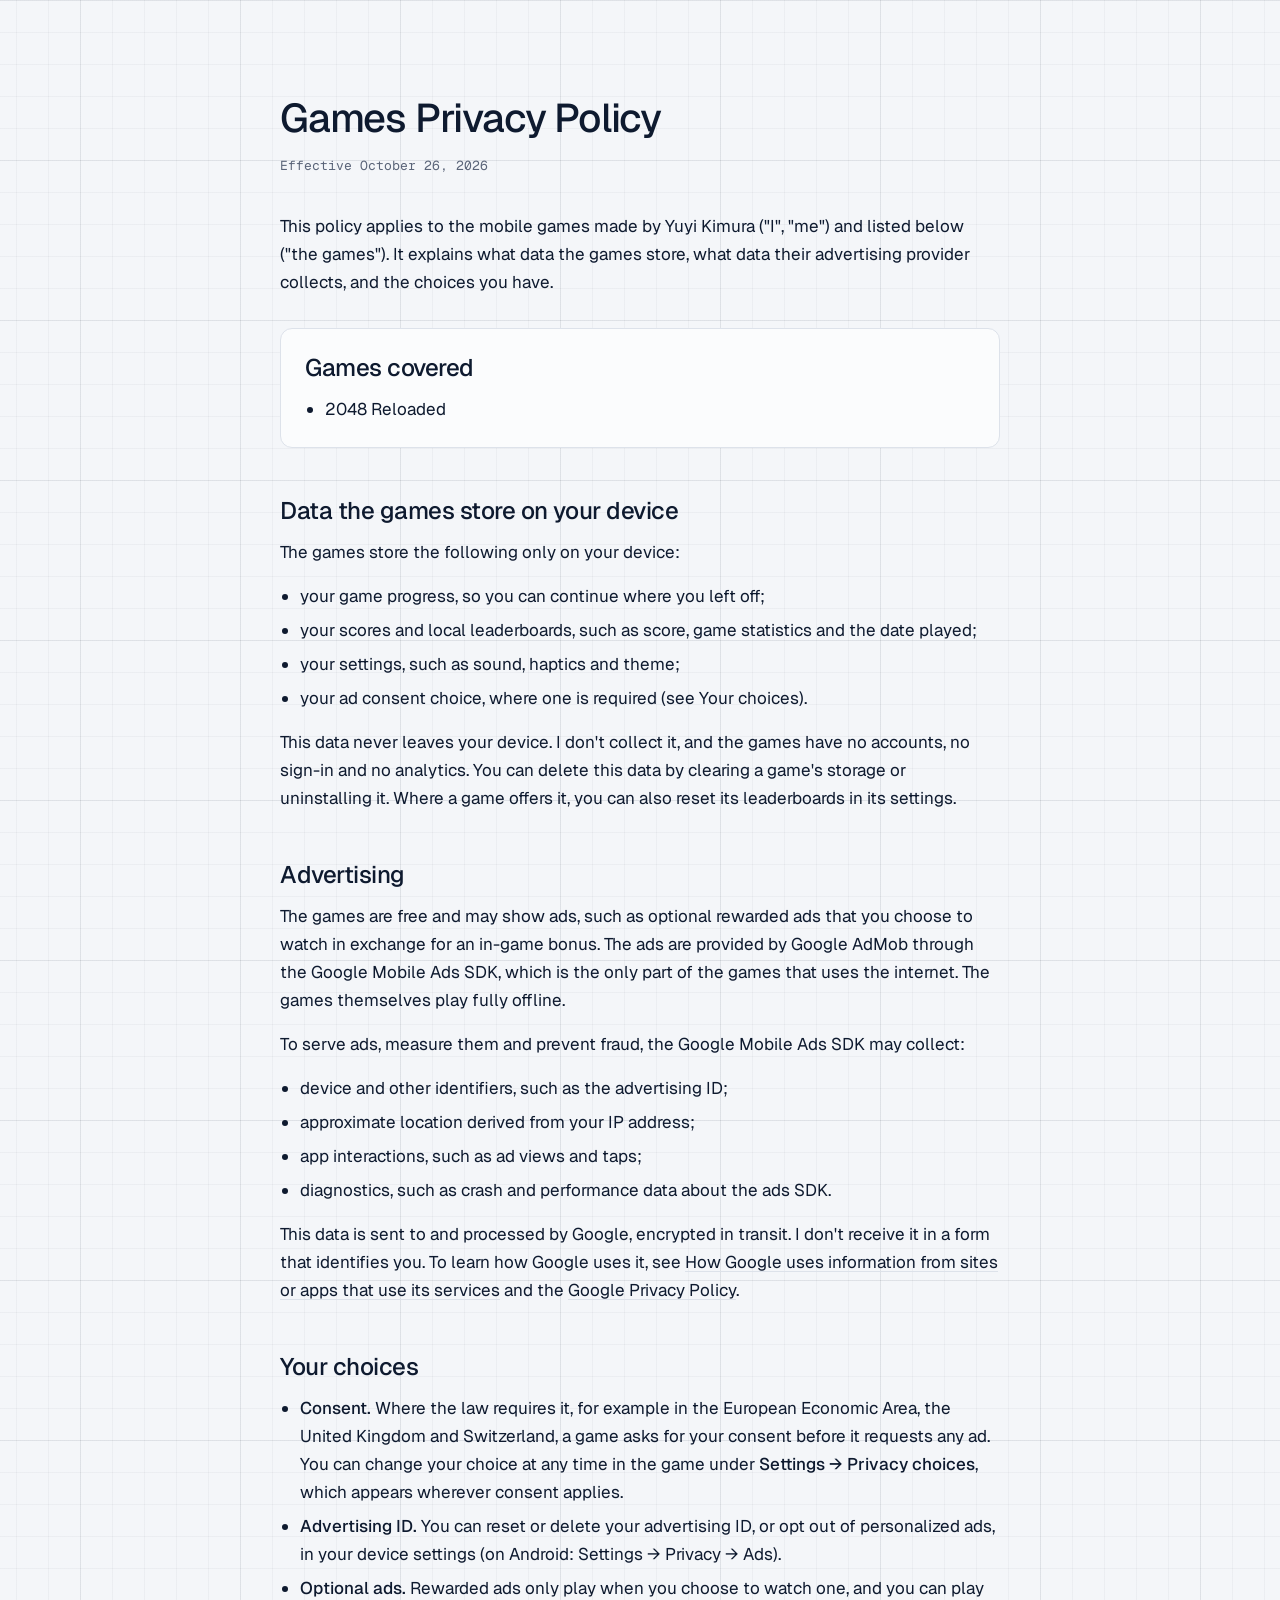
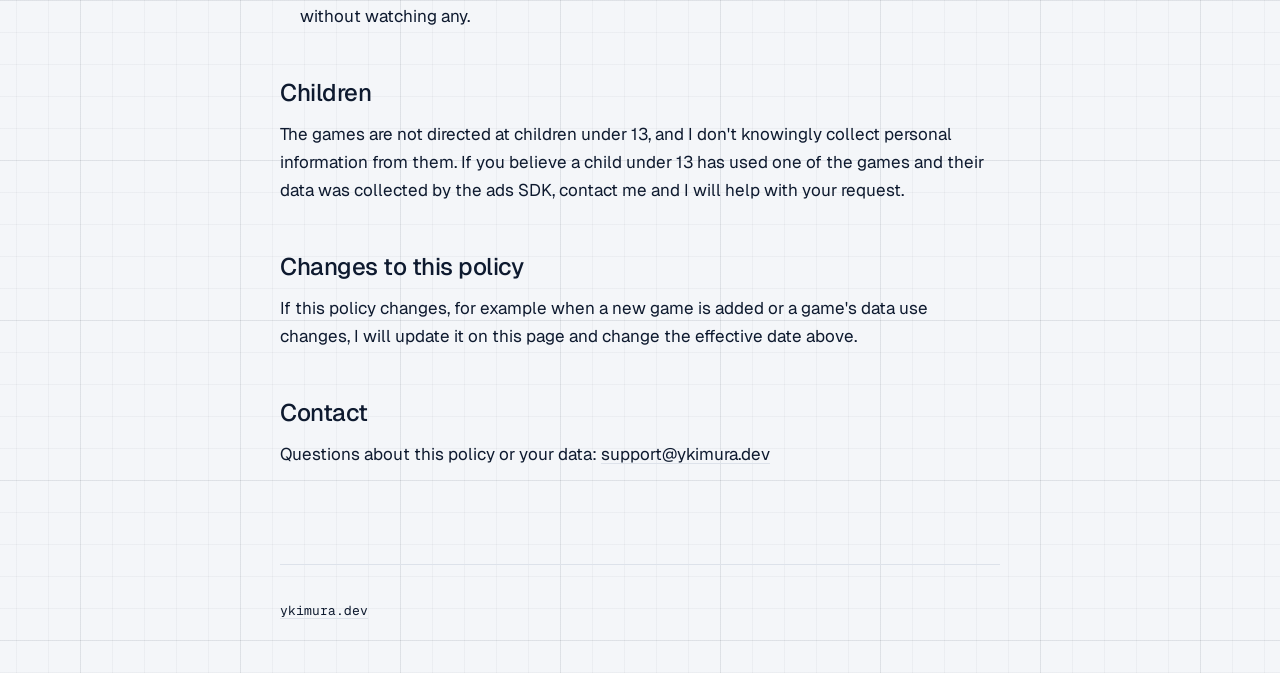
<file: games/privacy/index.html>
<!doctype html>
<html lang="en">
  <head>
    <meta charset="utf-8" />
    <meta name="viewport" content="width=device-width, initial-scale=1" />
    <title>Games Privacy Policy</title>
    <meta name="description" content="What data Yuyi Kimura's games store and what their ads provider collects." />
    <link rel="icon" href="/favicon.svg" type="image/svg+xml" />
    <link
      rel="stylesheet"
      href="https://fonts.googleapis.com/css2?family=Geist:wght@400;500&family=Geist+Mono:wght@400;500&display=swap"
    />
    <script>
      // Apply the theme chosen with the toggle (theme.js) before first paint; .js shows the toggle.
      document.documentElement.classList.add("js");
      try {
        const theme = localStorage.getItem("theme");
        if (theme === "light" || theme === "dark") document.documentElement.dataset.theme = theme;
      } catch {}
    </script>
    <link rel="stylesheet" href="/style.css" />
  </head>
  <body>
    <main class="container prose">
      <h1>Games Privacy Policy</h1>
      <p class="muted">Effective October 26, 2026</p>

      <p>
        This policy applies to the mobile games made by Yuyi Kimura ("I", "me") and listed below ("the games").
        It explains what data the games store, what data their advertising provider collects, and the choices
        you have.
      </p>

      <div class="card">
        <h2>Games covered</h2>
        <ul>
          <li>2048 Reloaded</li>
        </ul>
      </div>

      <h2>Data the games store on your device</h2>
      <p>The games store the following only on your device:</p>
      <ul>
        <li>your game progress, so you can continue where you left off;</li>
        <li>your scores and local leaderboards, such as score, game statistics and the date played;</li>
        <li>your settings, such as sound, haptics and theme;</li>
        <li>your ad consent choice, where one is required (see Your choices).</li>
      </ul>
      <p>
        This data never leaves your device. I don't collect it, and the games have no accounts, no sign-in and
        no analytics. You can delete this data by clearing a game's storage or uninstalling it. Where a game
        offers it, you can also reset its leaderboards in its settings.
      </p>

      <h2>Advertising</h2>
      <p>
        The games are free and may show ads, such as optional rewarded ads that you choose to watch in exchange
        for an in-game bonus. The ads are provided by Google AdMob through the Google Mobile Ads SDK, which is
        the only part of the games that uses the internet. The games themselves play fully offline.
      </p>
      <p>To serve ads, measure them and prevent fraud, the Google Mobile Ads SDK may collect:</p>
      <ul>
        <li>device and other identifiers, such as the advertising ID;</li>
        <li>approximate location derived from your IP address;</li>
        <li>app interactions, such as ad views and taps;</li>
        <li>diagnostics, such as crash and performance data about the ads SDK.</li>
      </ul>
      <p>
        This data is sent to and processed by Google, encrypted in transit. I don't receive it in a form that
        identifies you. To learn how Google uses it, see
        <a href="https://policies.google.com/technologies/partner-sites"
          >How Google uses information from sites or apps that use its services</a
        >
        and the <a href="https://policies.google.com/privacy">Google Privacy Policy</a>.
      </p>

      <h2>Your choices</h2>
      <ul>
        <li>
          <strong>Consent.</strong> Where the law requires it, for example in the European Economic Area, the
          United Kingdom and Switzerland, a game asks for your consent before it requests any ad. You can change
          your choice at any time in the game under <strong>Settings → Privacy choices</strong>, which appears
          wherever consent applies.
        </li>
        <li>
          <strong>Advertising ID.</strong> You can reset or delete your advertising ID, or opt out of
          personalized ads, in your device settings (on Android: Settings → Privacy → Ads).
        </li>
        <li>
          <strong>Optional ads.</strong> Rewarded ads only play when you choose to watch one, and you can play
          without watching any.
        </li>
      </ul>

      <h2>Children</h2>
      <p>
        The games are not directed at children under 13, and I don't knowingly collect personal information from
        them. If you believe a child under 13 has used one of the games and their data was collected by the ads
        SDK, contact me and I will help with your request.
      </p>

      <h2>Changes to this policy</h2>
      <p>
        If this policy changes, for example when a new game is added or a game's data use changes, I will update
        it on this page and change the effective date above.
      </p>

      <h2>Contact</h2>
      <p>
        Questions about this policy or your data:
        <a href="mailto:support@ykimura.dev">support@ykimura.dev</a>
      </p>

      <footer><a href="/">ykimura.dev</a></footer>
    </main>
  </body>
</html>
</file>
<file: style.css>
/* ykimura.dev: one stylesheet for every page. Tokens come from the design file. */

:root {
  --color-bg: #f4f6f9;
  --color-surface: #fbfcfd;
  --color-ink: #0e1a2f;
  --color-ink-muted: #5a6478;
  --color-border: #dde2ea;
  --color-accent: #ff5a1f;
  --color-live: #22a55b;

  /* Navy band (header, hero, footer). .band swaps the colors above for these. */
  --color-band: #0b1d3a;
  --color-band-surface: #12284d;
  --color-band-border: #22385e;
  --color-band-ink: #f1f4fa;
  --color-band-ink-muted: #97a8c6;

  /* Graph-paper lines on the light area */
  --color-grid-minor: rgb(14 26 47 / 0.035);
  --color-grid-major: rgb(14 26 47 / 0.06);

  --font-sans: "Geist", system-ui, -apple-system, "Segoe UI", Roboto, sans-serif;
  --font-mono: "Geist Mono", ui-monospace, SFMono-Regular, Menlo, monospace;

  --content: 1120px;
  --gutter: 16px;
  --label-col: 320px;
  --header-h: 73px; /* navbar + its border; offsets the band pattern so it runs on from the header */

  color-scheme: light dark;
}

/* Dark values: from the system setting unless the theme toggle chose light (data-theme on <html>). */
@media (prefers-color-scheme: dark) {
  :root:not([data-theme="light"]) {
    --color-bg: #0b1220;
    --color-surface: #111a2c;
    --color-ink: #e9eef6;
    --color-ink-muted: #8e9ab0;
    --color-border: #1f2a40;
    --color-accent: #ff6a33;
    --color-band: #081530;
    --color-band-surface: #0f2147;
    --color-band-border: #1c315a;
    --color-band-ink: #eef2fa;
    --color-band-ink-muted: #8c9ebf;
    --color-grid-minor: rgb(255 255 255 / 0.025);
    --color-grid-major: rgb(255 255 255 / 0.045);
  }
}

:root[data-theme="dark"] {
  --color-bg: #0b1220;
  --color-surface: #111a2c;
  --color-ink: #e9eef6;
  --color-ink-muted: #8e9ab0;
  --color-border: #1f2a40;
  --color-accent: #ff6a33;
  --color-band: #081530;
  --color-band-surface: #0f2147;
  --color-band-border: #1c315a;
  --color-band-ink: #eef2fa;
  --color-band-ink-muted: #8c9ebf;
  --color-grid-minor: rgb(255 255 255 / 0.025);
  --color-grid-major: rgb(255 255 255 / 0.045);
  color-scheme: dark;
}

:root[data-theme="light"] {
  color-scheme: light;
}

/* Base */

*,
*::before,
*::after {
  box-sizing: border-box;
}

html {
  -webkit-text-size-adjust: 100%;
}

/* Graph paper: 32px minor and 160px major lines. Centred, the major lines land on the content edges. */
body {
  margin: 0;
  background-color: var(--color-bg);
  background-image:
    linear-gradient(var(--color-grid-major) 1px, transparent 1px),
    linear-gradient(90deg, var(--color-grid-major) 1px, transparent 1px),
    linear-gradient(var(--color-grid-minor) 1px, transparent 1px),
    linear-gradient(90deg, var(--color-grid-minor) 1px, transparent 1px);
  background-size: 160px 160px, 160px 160px, 32px 32px, 32px 32px;
  background-position: center top;
  color: var(--color-ink);
  font-family: var(--font-sans);
  font-size: 16px;
  line-height: 26px;
  -webkit-font-smoothing: antialiased;
  overflow-wrap: break-word;
}

h1,
h2,
h3,
p,
ul,
ol {
  margin: 0;
}

ul,
ol {
  padding: 0;
  list-style: none;
}

a {
  color: inherit;
  text-decoration: none;
}

button {
  font: inherit;
  color: inherit;
}

:focus-visible {
  outline: 2px solid var(--color-accent);
  outline-offset: 3px;
  border-radius: 4px;
}

.visually-hidden {
  position: absolute;
  width: 1px;
  height: 1px;
  margin: -1px;
  overflow: hidden;
  clip: rect(0 0 0 0);
  white-space: nowrap;
}

.container {
  width: min(var(--content), 100% - 2 * var(--gutter));
  margin-inline: auto;
}

.muted {
  color: var(--color-ink-muted);
}

.mono {
  font-family: var(--font-mono);
}

/* Navy band: everything inside picks up the band colors through the same tokens. */
.band {
  --color-bg: var(--color-band);
  --color-surface: var(--color-band-surface);
  --color-border: var(--color-band-border);
  --color-ink: var(--color-band-ink);
  --color-ink-muted: var(--color-band-ink-muted);
  background-color: var(--color-band);
  color: var(--color-ink);
}

/* Topographic contours, anchored right so the peak stays in view on narrow screens. The intro band
   shifts the image up by the header's height so the lines run on unbroken from the header. */
.band-topo {
  background-image: url("/topo.svg");
  background-repeat: no-repeat;
  background-size: max(1440px, 100%) auto;
  background-position: right top;
}

.band-intro {
  background-position: right 0 top calc(-1 * var(--header-h));
}

.band .button-secondary {
  background: transparent;
}

.page-body {
  padding-top: 96px;
}

.page-body-tight {
  padding-top: 48px;
}

/* Type */

.display {
  font-size: 64px;
  line-height: 68px;
  letter-spacing: -0.035em;
  font-weight: 500;
}

.section-title {
  font-size: 28px;
  line-height: 34px;
  letter-spacing: -0.02em;
  font-weight: 500;
}

.lead {
  font-size: 18px;
  line-height: 30px;
  color: var(--color-ink-muted);
}

.label {
  font-family: var(--font-mono);
  font-size: 12px;
  line-height: 16px;
  letter-spacing: 0.06em;
  text-transform: uppercase;
  color: var(--color-ink-muted);
}

.label-accent {
  color: var(--color-accent);
}

.mono-link {
  font-family: var(--font-mono);
  font-size: 13px;
  color: var(--color-ink-muted);
  transition: color 0.15s;
}

.mono-link:hover {
  color: var(--color-ink);
}

.mono-link-ink {
  color: var(--color-ink);
}

/* Navbar */

.site-header {
  border-bottom: 1px solid var(--color-border);
}

.navbar {
  display: grid;
  grid-template-columns: 1fr auto 1fr;
  align-items: center;
  gap: 16px;
  height: 72px;
}

.logo {
  display: inline-flex;
  align-items: center;
  gap: 8px;
  justify-self: start;
  font-family: var(--font-mono);
  font-size: 15px;
  font-weight: 500;
  letter-spacing: -0.01em;
}

.dot {
  display: inline-block;
  flex-shrink: 0;
  width: 8px;
  height: 8px;
  border-radius: 999px;
  background: var(--color-accent);
}

.dot-live {
  width: 6px;
  height: 6px;
  background: var(--color-live);
}

.tabs {
  position: relative;
  display: flex;
  gap: 4px;
  padding: 4px;
  border: 1px solid var(--color-border);
  border-radius: 999px;
  background: var(--color-surface);
}

.tabs a {
  display: block;
  padding: 8px 16px;
  border-radius: 999px;
  font-size: 14px;
  line-height: 18px;
  font-weight: 500;
  white-space: nowrap;
  color: var(--color-ink-muted);
  transition: color 0.15s;
}

.tabs a:hover {
  color: var(--color-ink);
}

.tabs a[aria-current="page"] {
  background: var(--color-ink);
  color: var(--color-bg);
}

.nav-end {
  display: flex;
  align-items: center;
  gap: 24px;
  justify-self: end;
}

.socials {
  display: flex;
  gap: 24px;
  white-space: nowrap;
}

.theme-toggle {
  display: inline-flex;
  flex-shrink: 0;
  align-items: center;
  justify-content: center;
  width: 36px;
  height: 36px;
  padding: 0;
  border: 1px solid var(--color-border);
  border-radius: 999px;
  background: var(--color-surface);
  color: var(--color-ink-muted);
  cursor: pointer;
  transition: color 0.15s;
}

:root:not(.js) .theme-toggle {
  display: none;
}

.theme-toggle:hover {
  color: var(--color-ink);
}

/* Show the theme the button switches to: a moon on light pages, a sun on dark ones. */
.theme-toggle .icon-sun,
:root[data-theme="dark"] .theme-toggle .icon-moon {
  display: none;
}

:root[data-theme="dark"] .theme-toggle .icon-sun {
  display: block;
}

@media (prefers-color-scheme: dark) {
  :root:not([data-theme="light"]) .theme-toggle .icon-sun {
    display: block;
  }

  :root:not([data-theme="light"]) .theme-toggle .icon-moon {
    display: none;
  }
}

/* Buttons, tags, pills */

.actions {
  display: flex;
  flex-wrap: wrap;
  gap: 12px;
}

.button {
  display: inline-flex;
  align-items: center;
  justify-content: center;
  min-height: 44px;
  padding: 12px 20px;
  border: 1px solid transparent;
  border-radius: 999px;
  font-size: 15px;
  line-height: 18px;
  font-weight: 500;
  white-space: nowrap;
  transition: opacity 0.15s, border-color 0.15s;
}

.button-primary {
  background: var(--color-ink);
  color: var(--color-bg);
}

.button-primary:hover {
  opacity: 0.85;
}

.button-secondary {
  background: var(--color-surface);
  border-color: var(--color-border);
  color: var(--color-ink);
}

.button-secondary:hover {
  border-color: var(--color-ink-muted);
}

.tags {
  display: flex;
  flex-wrap: wrap;
  gap: 8px;
}

.tags li {
  padding: 4px 10px;
  border: 1px solid var(--color-border);
  border-radius: 6px;
  font-family: var(--font-mono);
  font-size: 12px;
  line-height: 16px;
  color: var(--color-ink-muted);
  white-space: nowrap;
}

.tags-stack li {
  padding: 6px 12px;
  background: var(--color-surface);
  font-size: 13px;
  line-height: 16px;
  color: var(--color-ink);
}

.pill {
  display: inline-flex;
  align-items: center;
  gap: 8px;
  align-self: flex-start;
  padding: 6px 12px;
  border: 1px solid var(--color-border);
  border-radius: 999px;
  background: var(--color-surface);
  font-family: var(--font-mono);
  font-size: 12px;
  line-height: 16px;
  letter-spacing: 0.02em;
  color: var(--color-ink-muted);
}

/* Two-column section pattern */

.split {
  display: grid;
  grid-template-columns: var(--label-col) minmax(0, 1fr);
  gap: 48px;
}

.split-label {
  display: flex;
  flex-direction: column;
  align-items: flex-start;
  gap: 8px;
}

.split-label .blurb {
  padding-top: 8px;
  font-size: 15px;
  line-height: 24px;
  color: var(--color-ink-muted);
}

.section {
  padding-top: 120px;
}

/* Home */

.hero {
  display: flex;
  flex-direction: column;
  gap: 32px;
  padding: 120px 0 96px;
}

.band-intro .stats {
  margin-bottom: 96px;
}

.hero h1 {
  max-width: 1000px;
}

.hero .intro {
  max-width: 640px;
  font-size: 20px;
  line-height: 32px;
  color: var(--color-ink-muted);
}

.hero .actions {
  padding-top: 8px;
}

.stats {
  display: grid;
  grid-template-columns: repeat(4, minmax(0, 1fr));
  border-block: 1px solid var(--color-border);
}

.stat {
  display: flex;
  flex-direction: column;
  gap: 8px;
  margin: 0;
  padding: 24px;
  border-right: 1px solid var(--color-border);
}

.stat:first-child {
  padding-left: 0;
}

.stat:last-child {
  padding-right: 0;
  border-right: 0;
}

.stat dd {
  margin: 0;
  font-size: 28px;
  line-height: 32px;
  letter-spacing: -0.02em;
  font-weight: 500;
}

.about-body {
  display: flex;
  flex-direction: column;
  gap: 24px;
  font-size: 18px;
  line-height: 30px;
}

.about-body .tags {
  padding-top: 8px;
}

/* Post rows */

.posts {
  border-top: 1px solid var(--color-border);
}

.posts li {
  border-bottom: 1px solid var(--color-border);
}

.post-row {
  display: grid;
  grid-template-columns: 96px minmax(0, 1fr) auto;
  grid-template-areas: "date body arrow";
  align-items: baseline;
  column-gap: 24px;
  row-gap: 4px;
  padding: 24px 0;
}

.post-date {
  grid-area: date;
  font-family: var(--font-mono);
  font-size: 13px;
  color: var(--color-ink-muted);
}

.post-body {
  grid-area: body;
  display: flex;
  flex-direction: column;
  gap: 4px;
}

.post-title {
  font-size: 20px;
  line-height: 28px;
  letter-spacing: -0.01em;
  font-weight: 500;
  text-decoration: underline transparent 1px;
  text-underline-offset: 4px;
  transition: text-decoration-color 0.15s;
}

.post-row:hover .post-title {
  text-decoration-color: currentColor;
}

.post-summary {
  font-size: 15px;
  line-height: 24px;
  color: var(--color-ink-muted);
}

.post-arrow {
  grid-area: arrow;
  font-family: var(--font-mono);
  font-size: 13px;
  color: var(--color-ink-muted);
}

/* Home's short list reads without dividers. */
.posts-plain .posts,
.posts-plain .posts li {
  border: 0;
}

.posts-more {
  display: inline-block;
  margin-top: 24px;
}

/* Page header (Projects, Experience, Writing) */

.page-header {
  display: flex;
  flex-wrap: wrap;
  justify-content: space-between;
  align-items: flex-end;
  gap: 24px 48px;
  padding: 120px 0 64px;
}

.page-header-tight {
  padding-bottom: 48px;
}

.page-header-text {
  display: flex;
  flex-direction: column;
  gap: 16px;
  max-width: 820px;
}

/* Projects */

.filters {
  display: flex;
  flex-wrap: wrap;
  gap: 8px;
}

.filters[hidden] {
  display: none;
}

.filters button {
  padding: 6px 12px;
  border: 1px solid var(--color-border);
  border-radius: 6px;
  background: var(--color-surface);
  font-family: var(--font-mono);
  font-size: 13px;
  line-height: 16px;
  color: var(--color-ink-muted);
  cursor: pointer;
}

.filters button:hover {
  color: var(--color-ink);
}

.filters button[aria-pressed="true"] {
  background: var(--color-ink);
  border-color: var(--color-ink);
  color: var(--color-bg);
}

.project-grid {
  display: grid;
  grid-template-columns: repeat(3, minmax(0, 1fr));
  gap: 16px;
}

.card {
  border: 1px solid var(--color-border);
  border-radius: 16px;
  background: var(--color-surface);
}

.project-card {
  position: relative;
  display: flex;
  flex-direction: column;
  justify-content: space-between;
  gap: 32px;
  padding: 32px;
}

.project-card[hidden] {
  display: none;
}

.project-head {
  display: flex;
  flex-direction: column;
  gap: 12px;
}

.project-meta {
  display: flex;
  flex-wrap: wrap;
  justify-content: space-between;
  align-items: baseline;
  gap: 4px 12px;
  line-height: 16px;
}

.status {
  font-family: var(--font-mono);
  font-size: 12px;
  line-height: 16px;
  color: var(--color-accent);
  white-space: nowrap;
}

.project-card h2 {
  font-size: 24px;
  line-height: 30px;
  letter-spacing: -0.02em;
  font-weight: 500;
}

.project-card p {
  color: var(--color-ink-muted);
}

/* Whole-card link: the title's link covers the card. */
.card-link::after {
  content: "";
  position: absolute;
  inset: 0;
  border-radius: inherit;
}

.project-card:has(.card-link) {
  transition: border-color 0.15s;
}

.project-card:has(.card-link):hover {
  border-color: var(--color-ink-muted);
}

.card-link:focus-visible {
  outline: none;
}

.card-link:focus-visible::after {
  outline: 2px solid var(--color-accent);
  outline-offset: 3px;
}

.featured {
  grid-column: 1 / -1;
  display: grid;
  grid-template-columns: minmax(0, 1fr) 480px;
  gap: 0;
  padding: 0;
  overflow: hidden;
}

.featured-body {
  display: flex;
  flex-direction: column;
  justify-content: space-between;
  gap: 32px;
  padding: 48px;
}

.featured-body .project-head {
  gap: 16px;
}

.featured-body .project-meta {
  justify-content: flex-start;
}

.featured h2 {
  font-size: 40px;
  line-height: 44px;
  letter-spacing: -0.03em;
}

.featured-desc {
  max-width: 440px;
  font-size: 18px;
  line-height: 30px;
}

.featured-foot {
  display: flex;
  flex-direction: column;
  gap: 24px;
}

.featured-links {
  display: flex;
  flex-wrap: wrap;
  gap: 24px;
}

.featured-visual {
  display: flex;
  align-items: center;
  justify-content: center;
  padding: 48px;
  border-left: 1px solid var(--color-border);
  background: var(--color-bg);
}

/* Screenshot visual: the image carries its own window shadow and margin, so the panel padding is lighter. */
.featured-shot {
  padding: 24px;
}

.featured-shot img {
  display: block;
  width: 100%;
  height: auto;
}

.board {
  display: grid;
  grid-template-columns: repeat(4, minmax(0, 72px));
  gap: 8px;
  width: 100%;
  max-width: 328px;
  padding: 8px;
  border-radius: 12px;
  background: var(--color-border);
}

.board span {
  display: flex;
  align-items: center;
  justify-content: center;
  aspect-ratio: 1;
  border-radius: 8px;
  background: var(--color-surface);
  font-family: var(--font-mono);
  font-size: 24px;
  font-weight: 500;
}

.board .stone {
  background: var(--color-ink-muted);
}

.board .t128 {
  background: var(--color-ink);
  color: var(--color-bg);
  font-size: 22px;
}

.board .t2048 {
  background: var(--color-accent);
  color: #fff;
  font-size: 20px;
}

/* Experience */

.timeline {
  border-top: 1px solid var(--color-border);
}

.role {
  padding: 40px 0;
  border-bottom: 1px solid var(--color-border);
}

.role-meta {
  display: flex;
  flex-direction: column;
  gap: 8px;
}

.role-dates {
  display: flex;
  align-items: center;
  gap: 8px;
  font-family: var(--font-mono);
  font-size: 13px;
  line-height: 18px;
  color: var(--color-ink-muted);
}

.role-company {
  font-size: 18px;
  line-height: 26px;
  font-weight: 500;
}

.role-location {
  font-size: 15px;
  line-height: 24px;
  color: var(--color-ink-muted);
}

.role-body {
  display: flex;
  flex-direction: column;
  gap: 16px;
}

.role-body > * + .role-title {
  padding-top: 16px;
}

.role-title {
  font-size: 24px;
  line-height: 30px;
  letter-spacing: -0.02em;
  font-weight: 500;
}

.highlights {
  display: flex;
  flex-direction: column;
  gap: 16px;
  color: var(--color-ink-muted);
}

.highlights li::before {
  content: "→ ";
}

.cards {
  display: flex;
  flex-direction: column;
  gap: 16px;
}

.cert-grid {
  display: grid;
  grid-template-columns: repeat(3, minmax(0, 1fr));
  gap: 16px;
}

.cert {
  display: flex;
  flex-direction: column;
  gap: 12px;
  padding: 24px;
  border-radius: 12px;
}

.cert h3,
.education h3 {
  font-size: 18px;
  line-height: 26px;
  font-weight: 500;
}

.education {
  display: flex;
  flex-wrap: wrap;
  justify-content: space-between;
  align-items: baseline;
  gap: 8px 24px;
  padding: 24px;
  border-radius: 12px;
}

.education p {
  font-size: 15px;
  line-height: 24px;
  color: var(--color-ink-muted);
}

/* Writing */

.latest {
  position: relative;
  display: flex;
  flex-direction: column;
  gap: 24px;
  padding: 48px;
}

.latest-meta {
  display: flex;
  flex-wrap: wrap;
  justify-content: space-between;
  align-items: center;
  gap: 8px 24px;
}

.latest-meta > div {
  display: flex;
  gap: 12px;
}

.latest h2 {
  max-width: 1000px;
  font-size: 36px;
  line-height: 42px;
  letter-spacing: -0.03em;
  font-weight: 500;
}

.latest p {
  max-width: 720px;
}

.latest:hover {
  border-color: var(--color-ink-muted);
}

.archive-year {
  padding-top: 64px;
}

.archive-year:first-child {
  padding-top: 96px;
}

.archive-year .count {
  font-family: var(--font-mono);
  font-size: 13px;
  color: var(--color-ink-muted);
}

/* Footer */

.site-footer {
  display: flex;
  flex-wrap: wrap;
  justify-content: space-between;
  align-items: center;
  gap: 16px 24px;
  padding: 40px 0 48px;
}

.band-footer {
  margin-top: 160px;
}

.footer-links {
  display: flex;
  flex-wrap: wrap;
  gap: 8px 24px;
}

/* Long-form pages (games/privacy) */

.prose {
  max-width: 720px;
  padding: 96px 0 0;
  font-size: 17px;
  line-height: 28px;
}

.prose h1 {
  font-size: 40px;
  line-height: 44px;
  letter-spacing: -0.03em;
  font-weight: 500;
  margin-bottom: 12px;
}

.prose h2 {
  margin: 48px 0 12px;
  font-size: 24px;
  line-height: 30px;
  letter-spacing: -0.02em;
  font-weight: 500;
}

.prose p,
.prose ul {
  margin: 0 0 16px;
}

.prose ul {
  padding-left: 20px;
  list-style: disc;
}

.prose li + li {
  margin-top: 6px;
}

.prose a {
  text-decoration: underline;
  text-decoration-color: var(--color-border);
  text-underline-offset: 3px;
}

.prose a:hover {
  text-decoration-color: currentColor;
}

.prose strong {
  font-weight: 500;
}

.prose > .muted {
  font-family: var(--font-mono);
  font-size: 13px;
  margin-bottom: 32px;
}

.prose .card {
  margin: 32px 0;
  padding: 24px;
  border-radius: 12px;
}

.prose .card h2 {
  margin-top: 0;
}

.prose .card ul {
  margin: 0;
}

.prose footer {
  margin-top: 96px;
  padding: 32px 0 48px;
  border-top: 1px solid var(--color-border);
  font-family: var(--font-mono);
  font-size: 13px;
}

/* Mobile (not designed; rules from the brief) */

@media (max-width: 900px) {
  .display {
    font-size: 40px;
    line-height: 44px;
  }

  .section-title {
    font-size: 24px;
    line-height: 30px;
  }

  .navbar {
    display: flex;
    justify-content: space-between;
  }

  .socials {
    display: none;
  }

  .navbar > nav {
    min-width: 0;
  }

  .theme-toggle {
    width: 44px;
    height: 44px;
  }

  .tabs {
    overflow-x: auto;
    scrollbar-width: none;
  }

  .tabs::-webkit-scrollbar {
    display: none;
  }

  .tabs a {
    padding: 13px 14px;
  }

  .navbar {
    height: auto;
    min-height: 72px;
    padding-block: 8px;
  }

  .filters button {
    min-height: 44px;
    padding-inline: 14px;
  }

  .split {
    grid-template-columns: minmax(0, 1fr);
    gap: 24px;
  }

  .section {
    padding-top: 80px;
  }

  .hero {
    gap: 24px;
    padding: 64px 0 64px;
  }

  .hero .intro {
    font-size: 18px;
    line-height: 30px;
  }

  .stats {
    grid-template-columns: repeat(2, minmax(0, 1fr));
  }

  .stat,
  .stat:first-child,
  .stat:last-child {
    padding: 20px 16px;
    border-right: 0;
  }

  .stat:nth-child(odd) {
    padding-left: 0;
    border-right: 1px solid var(--color-border);
  }

  .stat:nth-child(even) {
    padding-right: 0;
  }

  .stat:nth-child(-n + 2) {
    border-bottom: 1px solid var(--color-border);
  }

  .stat dd {
    font-size: 22px;
    line-height: 28px;
  }

  .page-header,
  .page-header-tight {
    flex-direction: column;
    align-items: flex-start;
    padding: 64px 0 40px;
  }

  .project-grid,
  .cert-grid {
    grid-template-columns: minmax(0, 1fr);
  }

  .featured {
    grid-template-columns: minmax(0, 1fr);
  }

  .featured-body,
  .featured-visual {
    padding: 24px;
  }

  .featured-shot {
    padding: 12px;
  }

  .featured-visual {
    border-left: 0;
    border-top: 1px solid var(--color-border);
  }

  .featured h2 {
    font-size: 32px;
    line-height: 38px;
  }

  .board span {
    font-size: clamp(16px, 5vw, 24px);
  }

  .board .t128 {
    font-size: clamp(15px, 4.6vw, 22px);
  }

  .board .t2048 {
    font-size: clamp(13px, 4vw, 20px);
  }

  .project-card {
    padding: 24px;
  }

  .role {
    padding: 32px 0;
  }

  .post-row {
    grid-template-columns: minmax(0, 1fr) auto;
    grid-template-areas:
      "date arrow"
      "body body";
    padding: 20px 0;
  }

  .latest {
    padding: 24px;
  }

  .latest h2 {
    font-size: 28px;
    line-height: 34px;
  }

  .archive-year,
  .archive-year:first-child {
    padding-top: 64px;
  }

  .site-footer {
    flex-direction: column;
    align-items: flex-start;
  }

  .band-footer {
    margin-top: 96px;
  }

  .band-intro .stats {
    margin-bottom: 64px;
  }

  .page-body {
    padding-top: 64px;
  }

  .page-body-tight {
    padding-top: 40px;
  }

  .prose {
    padding-top: 48px;
  }

  .prose h1 {
    font-size: 32px;
    line-height: 38px;
  }
}
</file>
